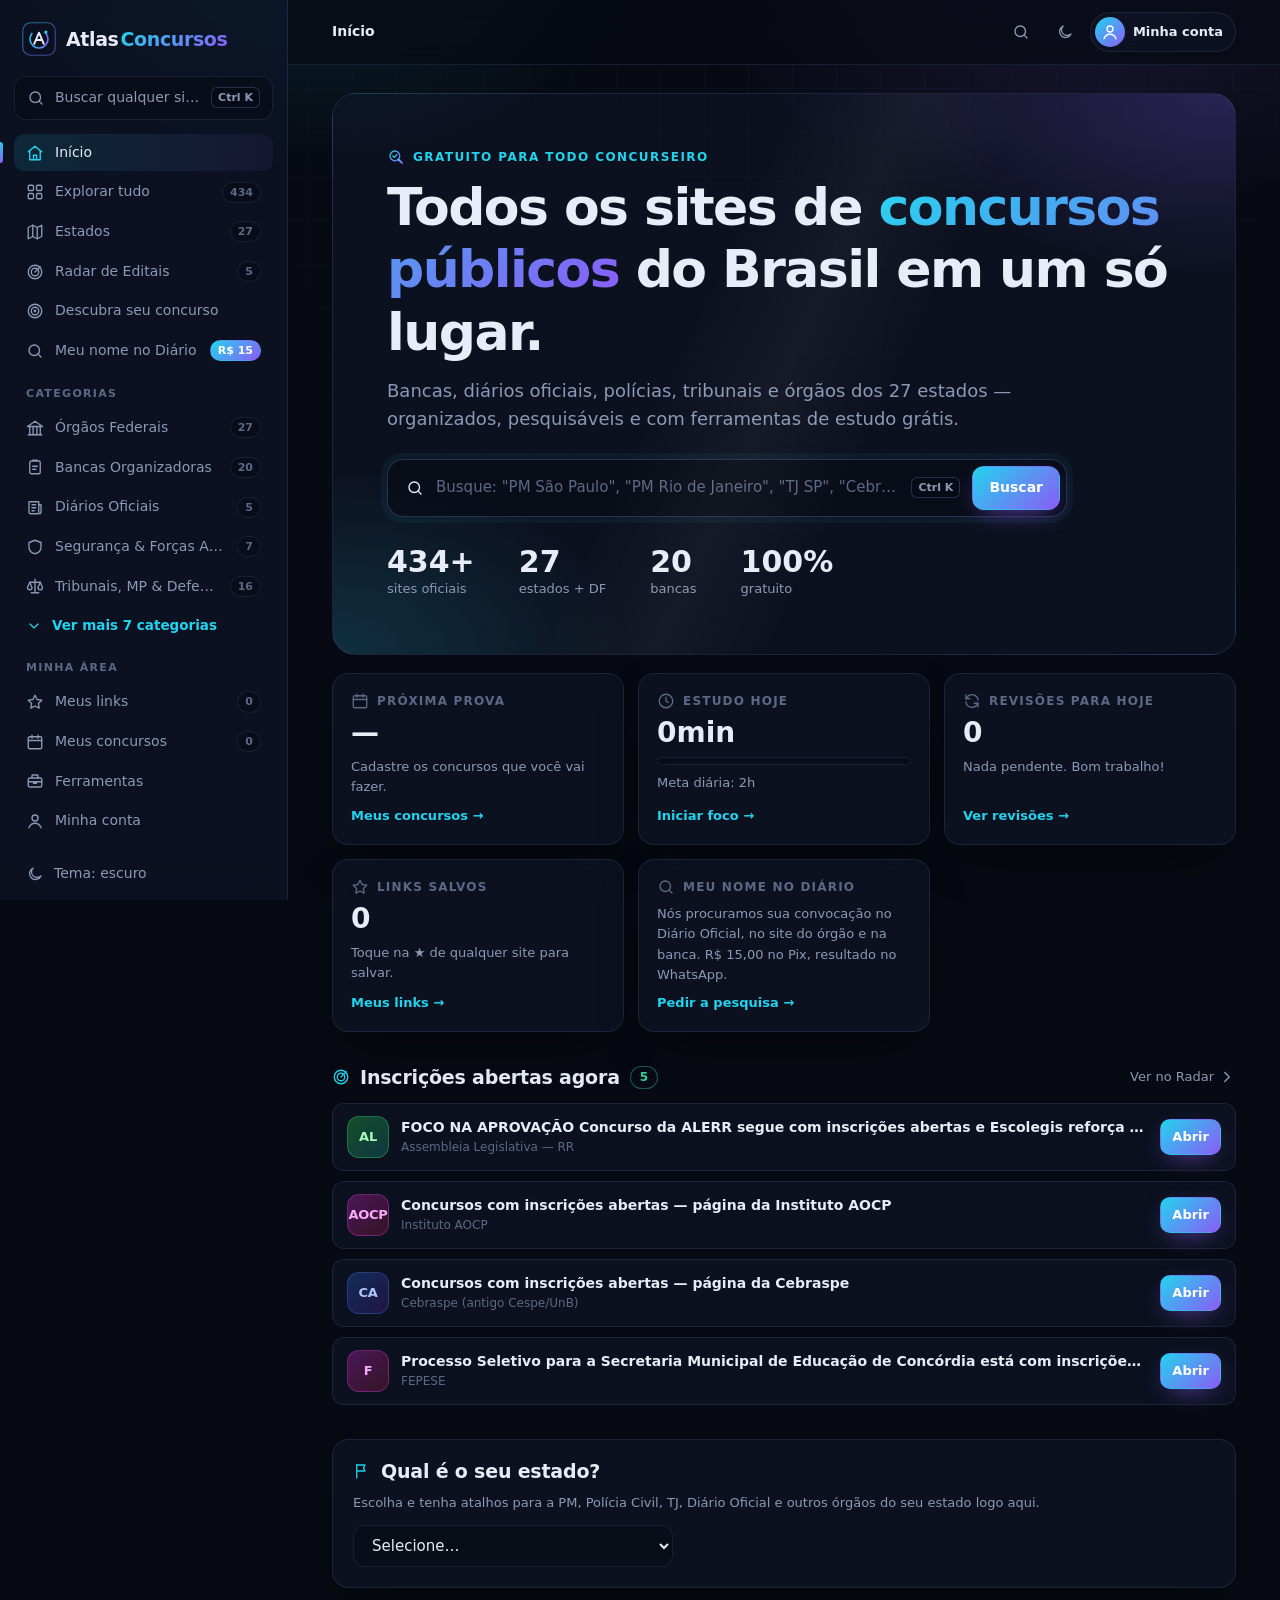
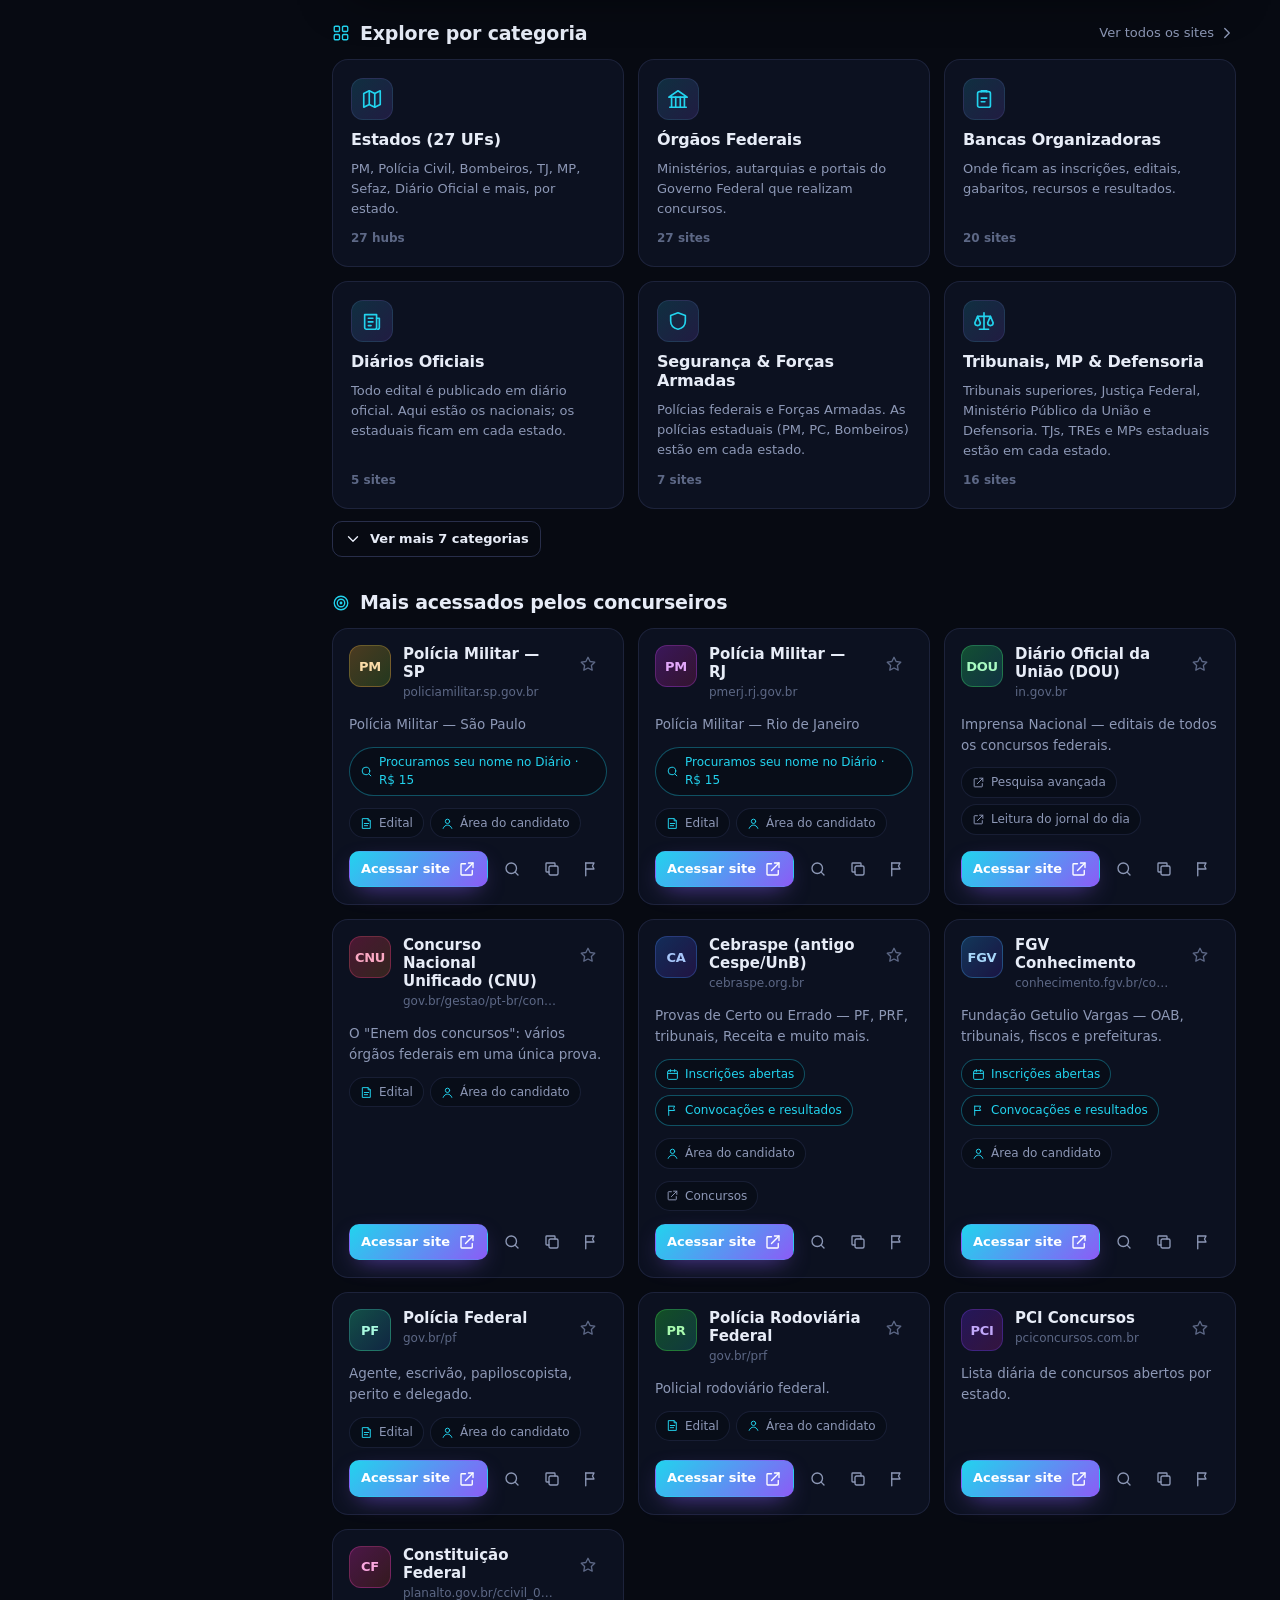
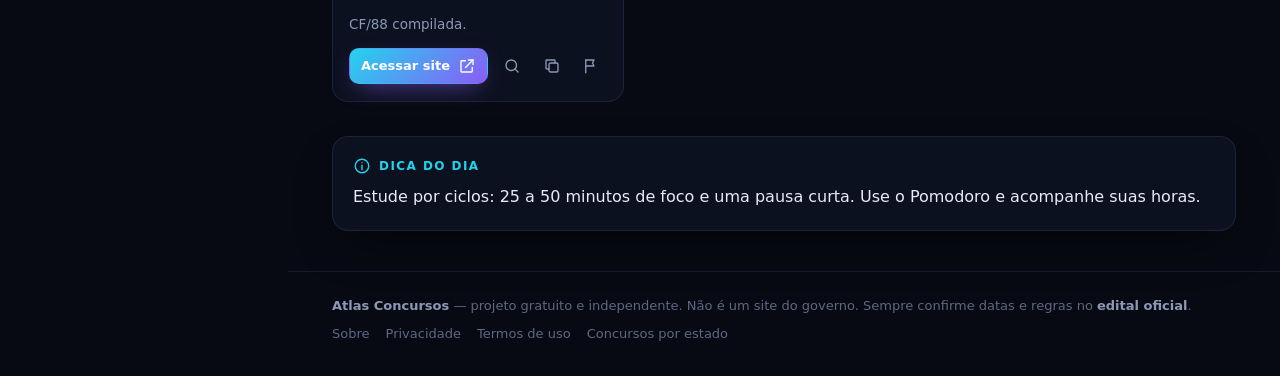
<file: index.html>
<!doctype html>
<html lang="pt-BR" data-theme="dark">
<head>
  <meta charset="utf-8">
  <meta http-equiv="Content-Security-Policy" content="default-src 'self'; script-src 'self' https://www.gstatic.com https://pagead2.googlesyndication.com https://*.googlesyndication.com https://*.google.com https://*.googletagservices.com https://*.doubleclick.net https://*.adtrafficquality.google https://fundingchoicesmessages.google.com; style-src 'self' 'unsafe-inline' https://fonts.googleapis.com; font-src 'self' data: https://fonts.gstatic.com; img-src 'self' data: https:; connect-src 'self' https://*.googleapis.com https://*.google.com https://*.googlesyndication.com https://*.doubleclick.net https://*.adtrafficquality.google https://*.firebaseio.com https://*.firebaseapp.com https://www.gstatic.com; frame-src https://*.googlesyndication.com https://*.doubleclick.net https://*.google.com https://*.firebaseapp.com https://*.adtrafficquality.google; object-src 'none'; base-uri 'self'; form-action 'self'; manifest-src 'self'; worker-src 'self'; upgrade-insecure-requests">
  <meta name="referrer" content="strict-origin-when-cross-origin">
  <meta name="viewport" content="width=device-width, initial-scale=1, viewport-fit=cover">
  <title>Atlas Concursos — todos os sites de concursos públicos do Brasil em um só lugar</title>
  <meta name="description" content="Portal gratuito que reúne os sites oficiais de concursos públicos do Brasil: bancas, diários oficiais, polícias, tribunais e órgãos dos 27 estados. Salve seus links, organize seus estudos e acompanhe suas provas.">
  <meta name="theme-color" content="#070a12">
  <link rel="canonical" href="./">
  <meta property="og:type" content="website">
  <meta property="og:site_name" content="Atlas Concursos">
  <meta property="og:locale" content="pt_BR">
  <meta property="og:title" content="Atlas Concursos — todos os sites de concursos do Brasil">
  <meta property="og:description" content="Inscrições abertas hoje, Diário Oficial, PM, Polícia Civil, tribunais e bancas dos 27 estados. Grátis.">
  <meta property="og:url" content="./">
  <meta property="og:image" content="assets/img/og.png">
  <meta property="og:image:width" content="1200">
  <meta property="og:image:height" content="630">
  <meta name="twitter:card" content="summary_large_image">
  <link rel="icon" href="assets/img/logo.svg" type="image/svg+xml">
  <link rel="apple-touch-icon" href="assets/img/icon-180.png">
  <script type="application/ld+json">{"@context":"https://schema.org","@type":"WebSite","name":"Atlas Concursos","description":"Todos os sites de concursos públicos do Brasil em um só lugar: bancas, diários oficiais, polícias e tribunais dos 27 estados.","inLanguage":"pt-BR"}</script>
  <link rel="manifest" href="manifest.webmanifest">
  <link rel="preconnect" href="https://fonts.googleapis.com">
  <link rel="preconnect" href="https://fonts.gstatic.com" crossorigin>
  <link href="https://fonts.googleapis.com/css2?family=Inter:wght@400;500;600;700&family=Space+Grotesk:wght@500;600;700&display=swap" rel="stylesheet">
  <link rel="stylesheet" href="assets/css/styles.css">
  <script src="assets/js/theme.js"></script>
</head>
<body>
  <div class="bg-grid" aria-hidden="true"></div>
  <div class="bg-glow" aria-hidden="true"></div>

  <a class="skip" href="#view">Pular para o conteúdo</a>

  <div class="shell">
    <!-- ===== Barra lateral ===== -->
    <aside class="sidebar" id="sidebar" aria-label="Navegação principal">
      <a class="brand" href="#/">
        <img src="assets/img/logo.svg" alt="" width="34" height="34">
        <span class="brand-text">Atlas<b>Concursos</b></span>
      </a>

      <button class="search-trigger" data-action="palette" type="button">
        <span data-icon="search"></span>
        <span>Buscar qualquer site…</span>
        <kbd>Ctrl K</kbd>
      </button>

      <nav class="nav" id="nav"></nav>

      <div class="sidebar-foot">
        <div class="ad-slot" data-slot="sidebar"></div>
        <button class="theme-toggle" data-action="theme" type="button">
          <span data-icon="moon" class="only-dark"></span>
          <span data-icon="sun" class="only-light"></span>
          <span class="only-dark">Tema: escuro</span>
          <span class="only-light">Tema: claro</span>
        </button>
      </div>
    </aside>
    <div class="scrim" data-action="close-nav"></div>

    <!-- ===== Conteúdo ===== -->
    <div class="main">
      <header class="topbar">
        <button class="icon-btn menu-btn" data-action="open-nav" type="button" aria-label="Abrir menu">
          <span data-icon="menu"></span>
        </button>
        <div class="crumbs" id="crumbs"></div>
        <div class="topbar-actions">
          <button class="icon-btn" data-action="palette" type="button" aria-label="Buscar"><span data-icon="search"></span></button>
          <button class="icon-btn hide-mobile" data-action="theme" type="button" aria-label="Alternar tema">
            <span data-icon="moon" class="only-dark"></span><span data-icon="sun" class="only-light"></span>
          </button>
          <a class="account-chip" href="#/conta" id="account-chip"></a>
        </div>
      </header>

      <main id="view" class="view" tabindex="-1"></main>

      <footer class="footer">
        <div class="ad-slot" data-slot="footer"></div>
        <p>
          <b>Atlas Concursos</b> — projeto gratuito e independente. Não é um site do governo.
          Sempre confirme datas e regras no <b>edital oficial</b>.
        </p>
        <p class="footer-links">
          <a href="#/sobre">Sobre</a>
          <a href="privacidade.html">Privacidade</a>
          <a href="termos.html">Termos de uso</a>
          <a href="estados/">Concursos por estado</a>
        </p>
      </footer>
    </div>
  </div>

  <!-- Barra inferior (celular) -->
  <nav class="tabbar" aria-label="Atalhos">
    <a href="#/" data-tab="home"><span data-icon="home"></span>Início</a>
    <a href="#/explorar" data-tab="explorar"><span data-icon="grid"></span>Explorar</a>
    <button data-action="palette" type="button"><span data-icon="search"></span>Buscar</button>
    <a href="#/meus-links" data-tab="meus-links"><span data-icon="star"></span>Salvos</a>
    <a href="#/ferramentas" data-tab="ferramentas"><span data-icon="toolbox"></span>Estudo</a>
  </nav>

  <!-- Busca global -->
  <div class="palette" id="palette" role="dialog" aria-modal="true" aria-label="Buscar" hidden>
    <div class="palette-box">
      <div class="palette-input">
        <span data-icon="search"></span>
        <input id="palette-input" type="search" autocomplete="off" spellcheck="false"
               placeholder="Ex.: polícia militar MG, diário oficial SP, Cebraspe, Lei 8.112…">
        <kbd>Esc</kbd>
      </div>
      <div class="palette-results" id="palette-results" role="listbox"></div>
      <div class="palette-foot"><span><kbd>↑</kbd><kbd>↓</kbd> navegar</span><span><kbd>Enter</kbd> abrir</span><span><kbd>Ctrl</kbd>+<kbd>Enter</kbd> salvar</span></div>
    </div>
  </div>

  <div class="toast" id="toast" role="status" aria-live="polite"></div>
  <div id="consent"></div>

  <script src="assets/js/config.js"></script>
  <script src="assets/js/data.js"></script>
  <script src="data/radar.js"></script>
  <script src="data/agenda.js"></script>
  <script src="assets/js/app.js"></script>
  <script src="assets/js/servicos.js"></script>
  <script src="assets/js/tools.js"></script>
  <script src="assets/js/features.js"></script>
  <script src="assets/js/finder.js"></script>
  <script src="assets/js/agenda.js"></script>
  <script src="assets/js/radar-rules.js"></script>
  <script src="assets/js/radar.js"></script>
  <script src="assets/js/vendor/qrcode.js"></script>
  <script src="assets/js/monetize.js"></script>
  <script src="assets/js/cloud.js"></script>
</body>
</html>
</file>
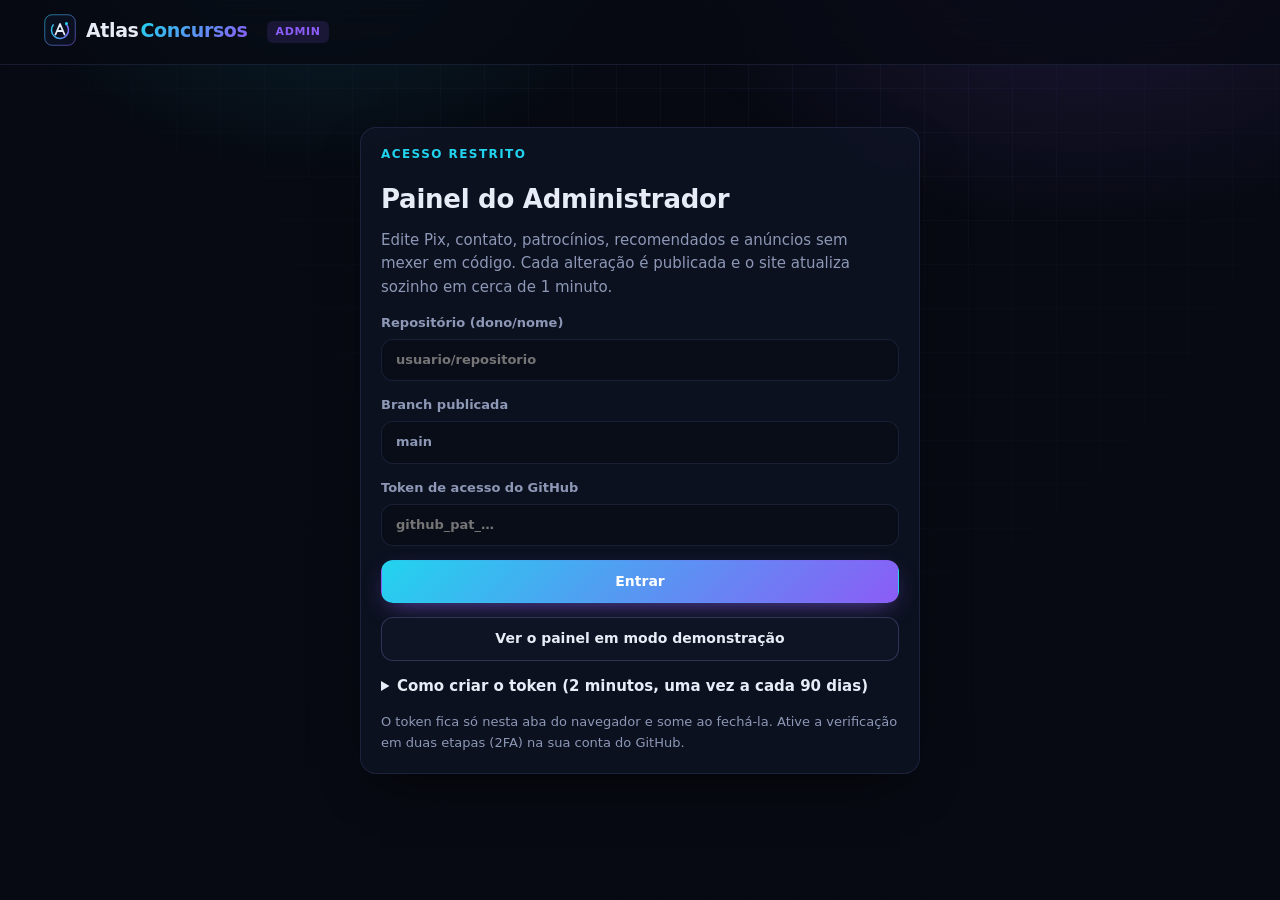
<file: admin.html>
<!doctype html>
<html lang="pt-BR" data-theme="dark">
<head>
  <meta charset="utf-8">
  <meta http-equiv="Content-Security-Policy" content="default-src 'self'; script-src 'self' https://www.gstatic.com; style-src 'self' 'unsafe-inline' https://fonts.googleapis.com; font-src 'self' data: https://fonts.gstatic.com; img-src 'self' data: https:; connect-src 'self' https://api.github.com https://*.googleapis.com https://*.firebaseio.com https://www.gstatic.com; frame-src https://*.firebaseapp.com; object-src 'none'; base-uri 'self'; form-action 'self'; upgrade-insecure-requests">
  <meta name="referrer" content="no-referrer">
  <meta name="robots" content="noindex, nofollow">
  <meta name="viewport" content="width=device-width, initial-scale=1, viewport-fit=cover">
  <title>Painel do Administrador · Atlas Concursos</title>
  <link rel="icon" href="assets/img/logo.svg" type="image/svg+xml">
  <link rel="preconnect" href="https://fonts.googleapis.com">
  <link rel="preconnect" href="https://fonts.gstatic.com" crossorigin>
  <link href="https://fonts.googleapis.com/css2?family=Inter:wght@400;500;600;700&family=Space+Grotesk:wght@500;600;700&display=swap" rel="stylesheet">
  <link rel="stylesheet" href="assets/css/styles.css">
  <link rel="stylesheet" href="assets/css/admin.css">
  <script src="assets/js/theme.js"></script>
</head>
<body>
  <div class="bg-grid" aria-hidden="true"></div>
  <div class="bg-glow" aria-hidden="true"></div>

  <header class="adm-top">
    <a class="brand" href="./"><img src="assets/img/logo.svg" alt="" width="32" height="32"><span class="brand-text">Atlas<b>Concursos</b></span></a>
    <span class="tag">Admin</span>
    <div class="adm-top-actions">
      <span id="adm-dirty" class="badge warn" hidden>Alterações não publicadas</span>
      <button class="btn btn-primary btn-sm" id="adm-save" hidden>Salvar e publicar</button>
      <button class="btn btn-sm btn-ghost" id="adm-logout" hidden>Sair</button>
    </div>
  </header>

  <main class="adm-main" id="adm"></main>

  <div class="toast" id="toast" role="status" aria-live="polite"></div>

  <script src="assets/js/config.js"></script>
  <script src="assets/js/data.js"></script>
  <script src="assets/js/marcas.js"></script>
  <script src="data/radar.js"></script>
  <script src="data/agenda.js"></script>
  <script src="assets/js/vendor/qrcode.js"></script>
  <script src="assets/js/admin.js"></script>
</body>
</html>
</file>
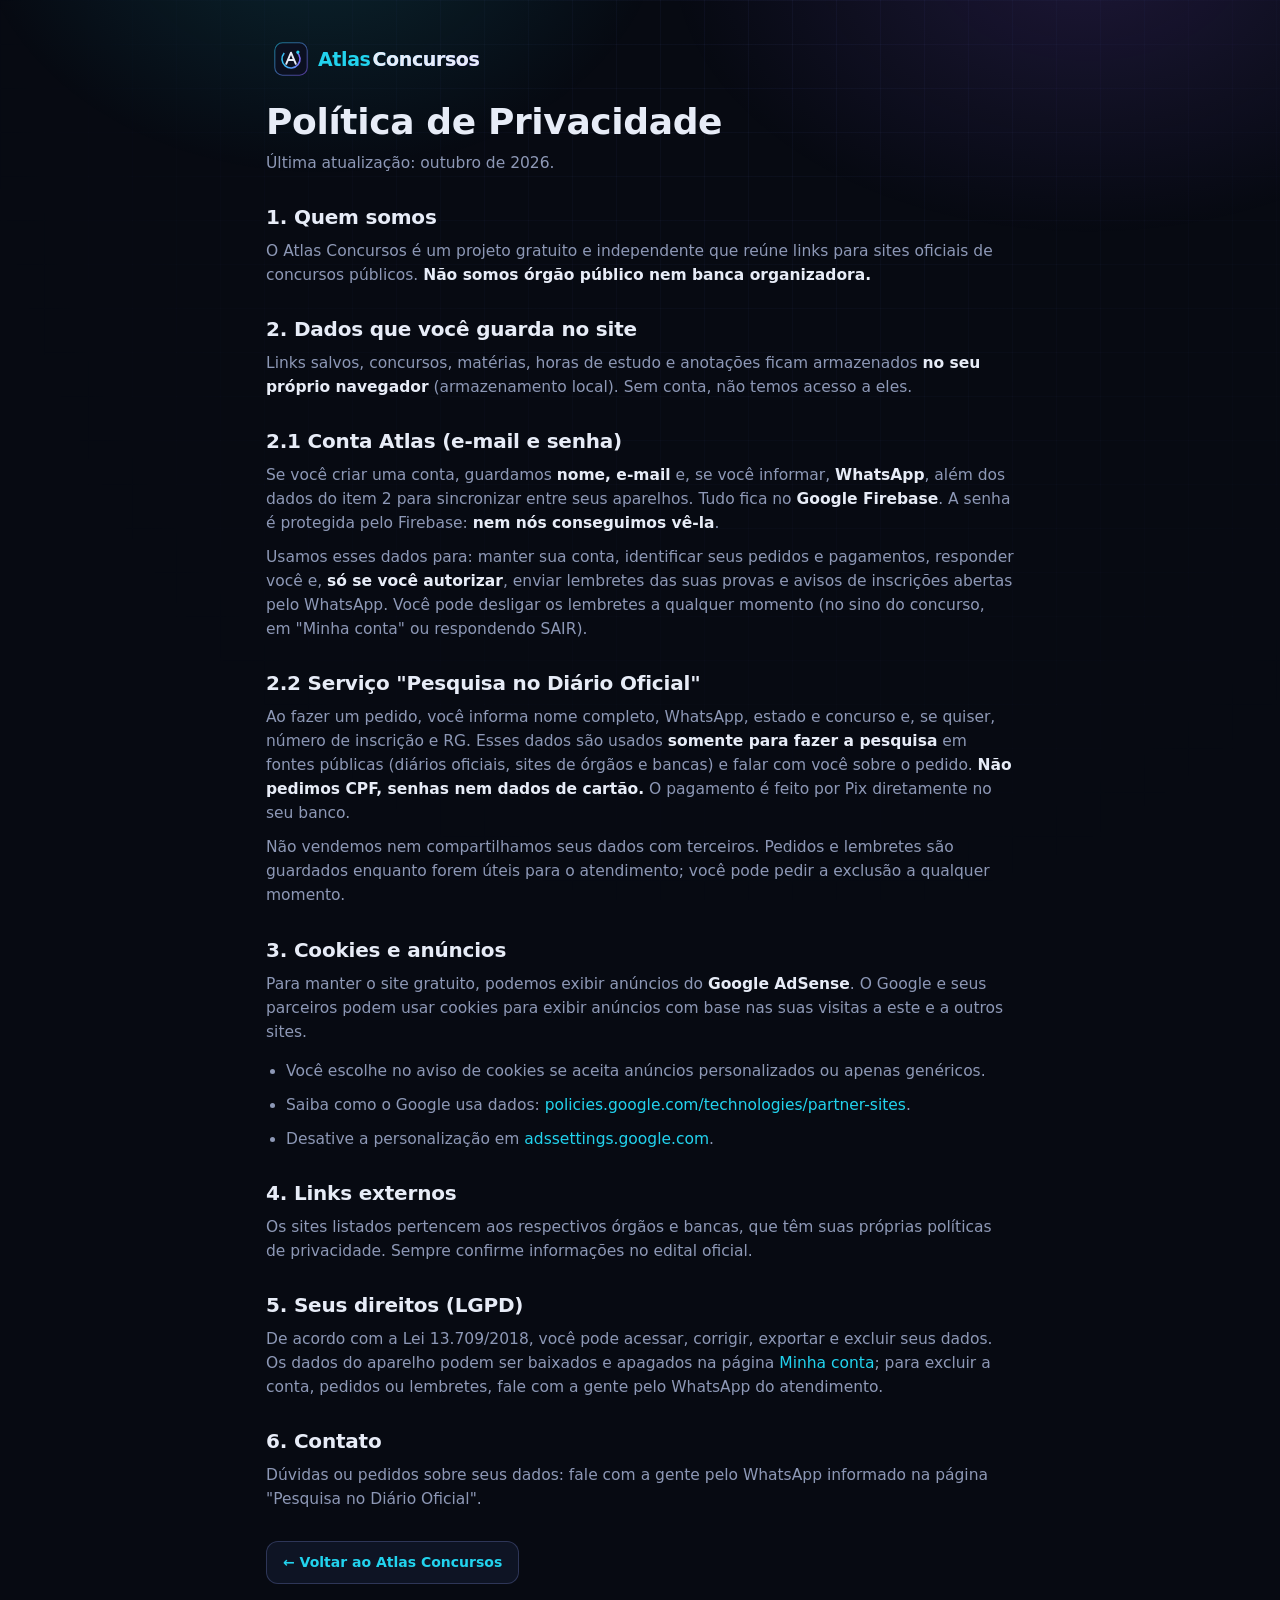
<file: privacidade.html>
<!doctype html>
<html lang="pt-BR" data-theme="dark">
<head>
  <meta charset="utf-8">
  <meta http-equiv="Content-Security-Policy" content="default-src 'self'; script-src 'self' https://www.gstatic.com https://pagead2.googlesyndication.com https://*.googlesyndication.com https://*.google.com https://*.googletagservices.com https://*.doubleclick.net https://*.adtrafficquality.google https://fundingchoicesmessages.google.com; style-src 'self' 'unsafe-inline' https://fonts.googleapis.com; font-src 'self' data: https://fonts.gstatic.com; img-src 'self' data: https:; connect-src 'self' https://*.googleapis.com https://*.google.com https://*.googlesyndication.com https://*.doubleclick.net https://*.adtrafficquality.google https://*.firebaseio.com https://*.firebaseapp.com https://www.gstatic.com; frame-src https://*.googlesyndication.com https://*.doubleclick.net https://*.google.com https://*.firebaseapp.com https://*.adtrafficquality.google; object-src 'none'; base-uri 'self'; form-action 'self'; manifest-src 'self'; worker-src 'self'; upgrade-insecure-requests">
  <meta name="referrer" content="strict-origin-when-cross-origin">
  <meta name="viewport" content="width=device-width, initial-scale=1">
  <title>Política de Privacidade · Atlas Concursos</title>
  <meta name="description" content="Como o Atlas Concursos trata seus dados, cookies e anúncios.">
  <link rel="icon" href="assets/img/logo.svg" type="image/svg+xml">
  <link rel="preconnect" href="https://fonts.googleapis.com">
  <link rel="preconnect" href="https://fonts.gstatic.com" crossorigin>
  <link href="https://fonts.googleapis.com/css2?family=Inter:wght@400;500;600;700&family=Space+Grotesk:wght@500;600;700&display=swap" rel="stylesheet">
  <link rel="stylesheet" href="assets/css/styles.css">
  <script src="assets/js/theme.js"></script>
  <style>
    .doc { max-width: 780px; margin: 0 auto; padding: 40px 16px 80px; position: relative; z-index: 1; }
    .doc h1 { font-size: clamp(26px, 4vw, 36px); margin: 18px 0 8px; }
    .doc h2 { font-size: 20px; margin: 30px 0 10px; }
    .doc p, .doc li { color: var(--muted); font-size: 15.5px; margin: 0 0 10px; }
    .doc b { color: var(--text); }
    .doc a { color: var(--c1); }
    .doc ul { padding-left: 20px; }
  </style>
</head>
<body>
  <div class="bg-grid" aria-hidden="true"></div>
  <div class="bg-glow" aria-hidden="true"></div>
  <main class="doc">
    <a class="brand" href="./"><img src="assets/img/logo.svg" alt="" width="34" height="34"><span class="brand-text">Atlas<b>Concursos</b></span></a>
    <h1>Política de Privacidade</h1>
    <p>Última atualização: outubro de 2026.</p>

    <h2>1. Quem somos</h2>
    <p>O Atlas Concursos é um projeto gratuito e independente que reúne links para sites oficiais de concursos públicos. <b>Não somos órgão público nem banca organizadora.</b></p>

    <h2>2. Dados que você guarda no site</h2>
    <p>Links salvos, concursos, matérias, horas de estudo e anotações ficam armazenados <b>no seu próprio navegador</b> (armazenamento local). Sem conta, não temos acesso a eles.</p>

    <h2>2.1 Conta Atlas (e-mail e senha)</h2>
    <p>Se você criar uma conta, guardamos <b>nome, e-mail</b> e, se você informar, <b>WhatsApp</b>, além dos dados do item 2 para sincronizar entre seus aparelhos. Tudo fica no <b>Google Firebase</b>. A senha é protegida pelo Firebase: <b>nem nós conseguimos vê-la</b>.</p>
    <p>Usamos esses dados para: manter sua conta, identificar seus pedidos e pagamentos, responder você e, <b>só se você autorizar</b>, enviar lembretes das suas provas e avisos de inscrições abertas pelo WhatsApp. Você pode desligar os lembretes a qualquer momento (no sino do concurso, em "Minha conta" ou respondendo SAIR).</p>

    <h2>2.2 Serviço "Pesquisa no Diário Oficial"</h2>
    <p>Ao fazer um pedido, você informa nome completo, WhatsApp, estado e concurso e, se quiser, número de inscrição e RG. Esses dados são usados <b>somente para fazer a pesquisa</b> em fontes públicas (diários oficiais, sites de órgãos e bancas) e falar com você sobre o pedido. <b>Não pedimos CPF, senhas nem dados de cartão.</b> O pagamento é feito por Pix diretamente no seu banco.</p>
    <p>Não vendemos nem compartilhamos seus dados com terceiros. Pedidos e lembretes são guardados enquanto forem úteis para o atendimento; você pode pedir a exclusão a qualquer momento.</p>

    <h2>3. Cookies e anúncios</h2>
    <p>Para manter o site gratuito, podemos exibir anúncios do <b>Google AdSense</b>. O Google e seus parceiros podem usar cookies para exibir anúncios com base nas suas visitas a este e a outros sites.</p>
    <ul>
      <li>Você escolhe no aviso de cookies se aceita anúncios personalizados ou apenas genéricos.</li>
      <li>Saiba como o Google usa dados: <a href="https://policies.google.com/technologies/partner-sites" target="_blank" rel="noopener">policies.google.com/technologies/partner-sites</a>.</li>
      <li>Desative a personalização em <a href="https://adssettings.google.com" target="_blank" rel="noopener">adssettings.google.com</a>.</li>
    </ul>

    <h2>4. Links externos</h2>
    <p>Os sites listados pertencem aos respectivos órgãos e bancas, que têm suas próprias políticas de privacidade. Sempre confirme informações no edital oficial.</p>

    <h2>5. Seus direitos (LGPD)</h2>
    <p>De acordo com a Lei 13.709/2018, você pode acessar, corrigir, exportar e excluir seus dados. Os dados do aparelho podem ser baixados e apagados na página <a href="./#/conta">Minha conta</a>; para excluir a conta, pedidos ou lembretes, fale com a gente pelo WhatsApp do atendimento.</p>

    <h2>6. Contato</h2>
    <p>Dúvidas ou pedidos sobre seus dados: fale com a gente pelo WhatsApp informado na página "Pesquisa no Diário Oficial".</p>

    <p style="margin-top:30px"><a class="btn" href="./">← Voltar ao Atlas Concursos</a></p>
  </main>
</body>
</html>
</file>
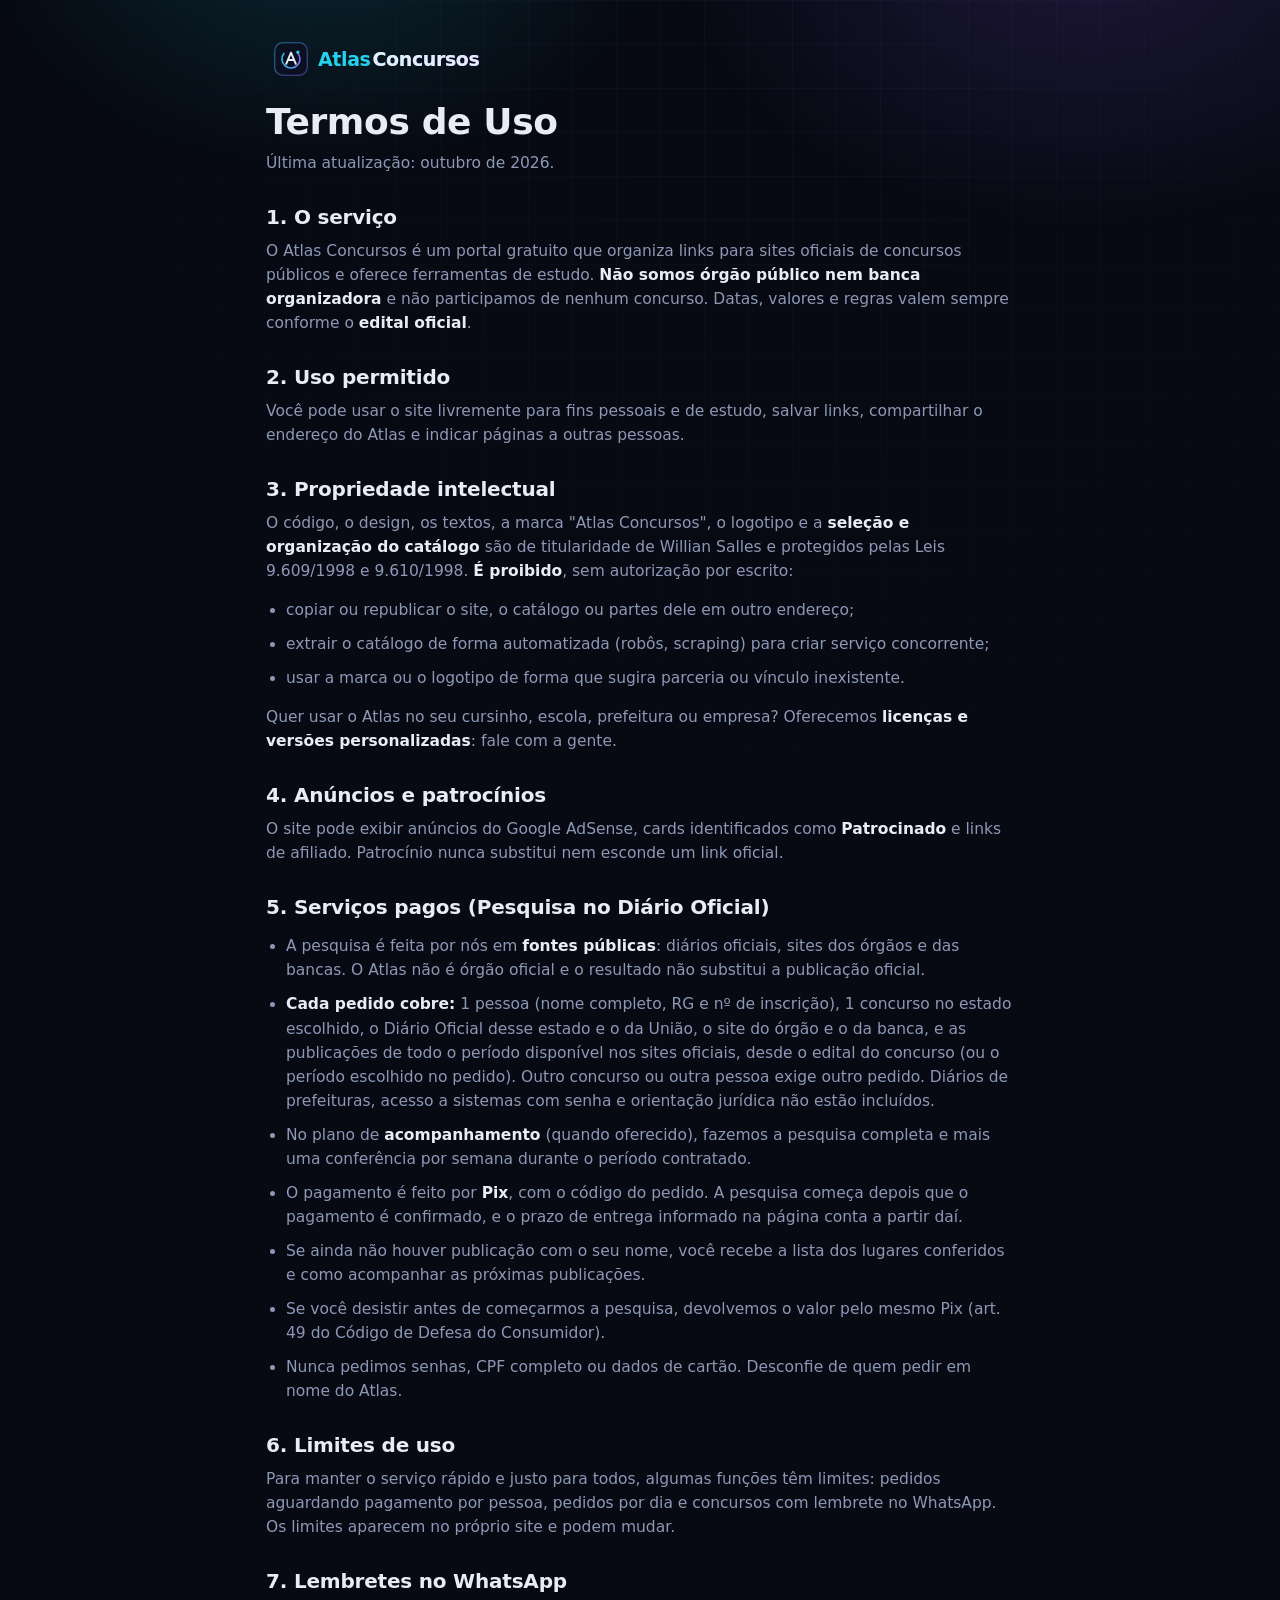
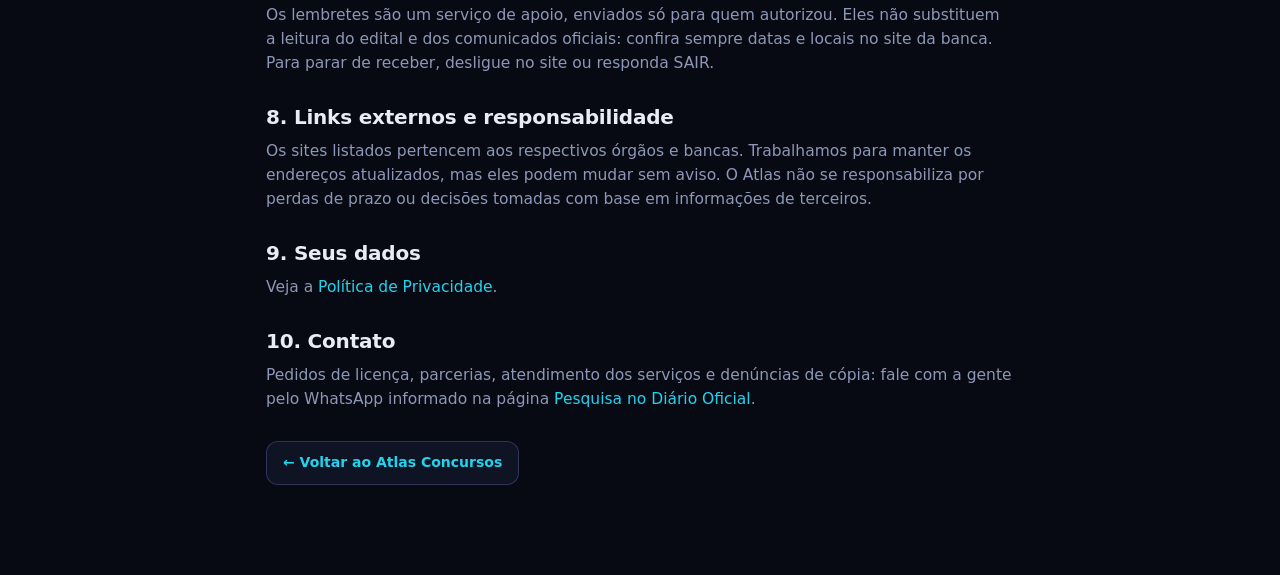
<file: termos.html>
<!doctype html>
<html lang="pt-BR" data-theme="dark">
<head>
  <meta charset="utf-8">
  <meta http-equiv="Content-Security-Policy" content="default-src 'self'; script-src 'self' https://www.gstatic.com https://pagead2.googlesyndication.com https://*.googlesyndication.com https://*.google.com https://*.googletagservices.com https://*.doubleclick.net https://*.adtrafficquality.google https://fundingchoicesmessages.google.com; style-src 'self' 'unsafe-inline' https://fonts.googleapis.com; font-src 'self' data: https://fonts.gstatic.com; img-src 'self' data: https:; connect-src 'self' https://*.googleapis.com https://*.google.com https://*.googlesyndication.com https://*.doubleclick.net https://*.adtrafficquality.google https://*.firebaseio.com https://*.firebaseapp.com https://www.gstatic.com; frame-src https://*.googlesyndication.com https://*.doubleclick.net https://*.google.com https://*.firebaseapp.com https://*.adtrafficquality.google; object-src 'none'; base-uri 'self'; form-action 'self'; manifest-src 'self'; worker-src 'self'; upgrade-insecure-requests">
  <meta name="referrer" content="strict-origin-when-cross-origin">
  <meta name="viewport" content="width=device-width, initial-scale=1">
  <title>Termos de Uso · Atlas Concursos</title>
  <meta name="description" content="Regras de uso do Atlas Concursos.">
  <link rel="icon" href="assets/img/logo.svg" type="image/svg+xml">
  <link rel="preconnect" href="https://fonts.googleapis.com">
  <link rel="preconnect" href="https://fonts.gstatic.com" crossorigin>
  <link href="https://fonts.googleapis.com/css2?family=Inter:wght@400;500;600;700&family=Space+Grotesk:wght@500;600;700&display=swap" rel="stylesheet">
  <link rel="stylesheet" href="assets/css/styles.css">
  <script src="assets/js/theme.js"></script>
  <style>
    .doc { max-width: 780px; margin: 0 auto; padding: 40px 16px 80px; position: relative; z-index: 1; }
    .doc h1 { font-size: clamp(26px, 4vw, 36px); margin: 18px 0 8px; }
    .doc h2 { font-size: 20px; margin: 30px 0 10px; }
    .doc p, .doc li { color: var(--muted); font-size: 15.5px; margin: 0 0 10px; }
    .doc b { color: var(--text); }
    .doc a { color: var(--c1); }
    .doc ul { padding-left: 20px; }
  </style>
</head>
<body>
  <div class="bg-grid" aria-hidden="true"></div>
  <div class="bg-glow" aria-hidden="true"></div>
  <main class="doc">
    <a class="brand" href="./"><img src="assets/img/logo.svg" alt="" width="34" height="34"><span class="brand-text">Atlas<b>Concursos</b></span></a>
    <h1>Termos de Uso</h1>
    <p>Última atualização: outubro de 2026.</p>

    <h2>1. O serviço</h2>
    <p>O Atlas Concursos é um portal gratuito que organiza links para sites oficiais de concursos públicos e oferece ferramentas de estudo. <b>Não somos órgão público nem banca organizadora</b> e não participamos de nenhum concurso. Datas, valores e regras valem sempre conforme o <b>edital oficial</b>.</p>

    <h2>2. Uso permitido</h2>
    <p>Você pode usar o site livremente para fins pessoais e de estudo, salvar links, compartilhar o endereço do Atlas e indicar páginas a outras pessoas.</p>

    <h2>3. Propriedade intelectual</h2>
    <p>O código, o design, os textos, a marca "Atlas Concursos", o logotipo e a <b>seleção e organização do catálogo</b> são de titularidade de Willian Salles e protegidos pelas Leis 9.609/1998 e 9.610/1998. <b>É proibido</b>, sem autorização por escrito:</p>
    <ul>
      <li>copiar ou republicar o site, o catálogo ou partes dele em outro endereço;</li>
      <li>extrair o catálogo de forma automatizada (robôs, scraping) para criar serviço concorrente;</li>
      <li>usar a marca ou o logotipo de forma que sugira parceria ou vínculo inexistente.</li>
    </ul>
    <p>Quer usar o Atlas no seu cursinho, escola, prefeitura ou empresa? Oferecemos <b>licenças e versões personalizadas</b>: fale com a gente.</p>

    <h2>4. Anúncios e patrocínios</h2>
    <p>O site pode exibir anúncios do Google AdSense, cards identificados como <b>Patrocinado</b> e links de afiliado. Patrocínio nunca substitui nem esconde um link oficial.</p>

    <h2>5. Serviços pagos (Pesquisa no Diário Oficial)</h2>
    <ul>
      <li>A pesquisa é feita por nós em <b>fontes públicas</b>: diários oficiais, sites dos órgãos e das bancas. O Atlas não é órgão oficial e o resultado não substitui a publicação oficial.</li>
      <li><b>Cada pedido cobre:</b> 1 pessoa (nome completo, RG e nº de inscrição), 1 concurso no estado escolhido, o Diário Oficial desse estado e o da União, o site do órgão e o da banca, e as publicações de todo o período disponível nos sites oficiais, desde o edital do concurso (ou o período escolhido no pedido). Outro concurso ou outra pessoa exige outro pedido. Diários de prefeituras, acesso a sistemas com senha e orientação jurídica não estão incluídos.</li>
      <li>No plano de <b>acompanhamento</b> (quando oferecido), fazemos a pesquisa completa e mais uma conferência por semana durante o período contratado.</li>
      <li>O pagamento é feito por <b>Pix</b>, com o código do pedido. A pesquisa começa depois que o pagamento é confirmado, e o prazo de entrega informado na página conta a partir daí.</li>
      <li>Se ainda não houver publicação com o seu nome, você recebe a lista dos lugares conferidos e como acompanhar as próximas publicações.</li>
      <li>Se você desistir antes de começarmos a pesquisa, devolvemos o valor pelo mesmo Pix (art. 49 do Código de Defesa do Consumidor).</li>
      <li>Nunca pedimos senhas, CPF completo ou dados de cartão. Desconfie de quem pedir em nome do Atlas.</li>
    </ul>

    <h2>6. Limites de uso</h2>
    <p>Para manter o serviço rápido e justo para todos, algumas funções têm limites: pedidos aguardando pagamento por pessoa, pedidos por dia e concursos com lembrete no WhatsApp. Os limites aparecem no próprio site e podem mudar.</p>

    <h2>7. Lembretes no WhatsApp</h2>
    <p>Os lembretes são um serviço de apoio, enviados só para quem autorizou. Eles não substituem a leitura do edital e dos comunicados oficiais: confira sempre datas e locais no site da banca. Para parar de receber, desligue no site ou responda SAIR.</p>

    <h2>8. Links externos e responsabilidade</h2>
    <p>Os sites listados pertencem aos respectivos órgãos e bancas. Trabalhamos para manter os endereços atualizados, mas eles podem mudar sem aviso. O Atlas não se responsabiliza por perdas de prazo ou decisões tomadas com base em informações de terceiros.</p>

    <h2>9. Seus dados</h2>
    <p>Veja a <a href="privacidade.html">Política de Privacidade</a>.</p>

    <h2>10. Contato</h2>
    <p>Pedidos de licença, parcerias, atendimento dos serviços e denúncias de cópia: fale com a gente pelo WhatsApp informado na página <a href="./#/pesquisa-diario">Pesquisa no Diário Oficial</a>.</p>

    <p style="margin-top:30px"><a class="btn" href="./">← Voltar ao Atlas Concursos</a></p>
  </main>
</body>
</html>
</file>
<file: assets/css/styles.css>
/* =========================================================
   Atlas Concursos — estilos
   ========================================================= */

:root {
  --font: 'Inter', system-ui, -apple-system, 'Segoe UI', Roboto, sans-serif;
  --font-display: 'Space Grotesk', var(--font);
  --radius: 16px;
  --radius-sm: 10px;
  --sidebar-w: 288px;
  --ease: cubic-bezier(.2, .8, .2, 1);

  --c1: #22d3ee;
  --c2: #8b5cf6;
  --c3: #34d399;
  --warn: #fbbf24;
  --danger: #f87171;
  --grad: linear-gradient(135deg, var(--c1), var(--c2));
}

:root[data-theme="dark"] {
  color-scheme: dark;
  --bg: #070a12;
  --bg-2: #0b1020;
  --panel: rgba(16, 22, 40, .66);
  --panel-solid: #0e1424;
  --panel-hover: rgba(26, 34, 60, .8);
  --border: rgba(148, 163, 255, .12);
  --border-strong: rgba(148, 163, 255, .24);
  --text: #e7ecf7;
  --muted: #8d98b6;
  --faint: #5d6886;
  --input: rgba(8, 12, 24, .7);
  --shadow: 0 20px 50px -20px rgba(0, 0, 0, .7);
  --grid-line: rgba(120, 140, 255, .05);
  --glow-1: rgba(34, 211, 238, .14);
  --glow-2: rgba(139, 92, 246, .16);
}

:root[data-theme="light"] {
  color-scheme: light;
  --bg: #f4f6fb;
  --bg-2: #ffffff;
  --panel: rgba(255, 255, 255, .78);
  --panel-solid: #ffffff;
  --panel-hover: rgba(255, 255, 255, .98);
  --border: rgba(15, 23, 42, .09);
  --border-strong: rgba(15, 23, 42, .18);
  --text: #0d1326;
  --muted: #56617e;
  --faint: #8a93ab;
  --input: #ffffff;
  --shadow: 0 18px 40px -22px rgba(30, 41, 80, .35);
  --grid-line: rgba(60, 80, 160, .05);
  --glow-1: rgba(34, 211, 238, .16);
  --glow-2: rgba(139, 92, 246, .12);
  --c1: #0891b2;
  --c2: #7c3aed;
  --c3: #059669;
}

* { box-sizing: border-box; }
[hidden] { display: none !important; }
html { -webkit-text-size-adjust: 100%; }
body {
  margin: 0;
  font: 15px/1.55 var(--font);
  color: var(--text);
  background: var(--bg);
  min-height: 100vh;
  overflow-x: hidden;
}
img, svg { display: block; }
a { color: inherit; text-decoration: none; }
button, input, select, textarea { font: inherit; color: inherit; }
button { cursor: pointer; background: none; border: 0; padding: 0; }
h1, h2, h3, h4 { font-family: var(--font-display); margin: 0; line-height: 1.2; letter-spacing: -.01em; }
p { margin: 0; }
kbd {
  font: 600 11px/1 var(--font);
  padding: 4px 6px;
  border-radius: 6px;
  border: 1px solid var(--border-strong);
  color: var(--muted);
  background: var(--input);
}
::selection { background: rgba(139, 92, 246, .35); }
:focus-visible { outline: 2px solid var(--c1); outline-offset: 2px; border-radius: 6px; }

.skip { position: absolute; left: -999px; top: 8px; z-index: 100; padding: 8px 12px; background: var(--panel-solid); border-radius: 8px; }
.skip:focus { left: 8px; }

/* ---------- Fundo ---------- */
.bg-grid, .bg-glow { position: fixed; inset: 0; pointer-events: none; z-index: 0; }
.bg-grid {
  background-image:
    linear-gradient(var(--grid-line) 1px, transparent 1px),
    linear-gradient(90deg, var(--grid-line) 1px, transparent 1px);
  background-size: 44px 44px;
  mask-image: radial-gradient(ellipse at 60% 0%, #000 0%, transparent 75%);
}
.bg-glow {
  background:
    radial-gradient(600px 400px at 85% -5%, var(--glow-2), transparent 70%),
    radial-gradient(500px 380px at 25% -10%, var(--glow-1), transparent 70%);
}

/* ---------- Ícones ---------- */
.i { width: 18px; height: 18px; flex: none; fill: none; stroke: currentColor; stroke-width: 1.8; stroke-linecap: round; stroke-linejoin: round; }
.i-lg { width: 22px; height: 22px; }

/* ---------- Layout ---------- */
.shell { position: relative; z-index: 1; display: flex; min-height: 100vh; }
.main { flex: 1; min-width: 0; display: flex; flex-direction: column; }
.view { flex: 1; padding: 28px clamp(16px, 3.5vw, 44px) 40px; outline: none; max-width: 1400px; width: 100%; margin: 0 auto; }

/* ---------- Sidebar ---------- */
.sidebar {
  position: sticky; top: 0; height: 100vh;
  width: var(--sidebar-w); flex: none;
  display: flex; flex-direction: column; gap: 14px;
  padding: 20px 14px 14px;
  background: var(--panel);
  backdrop-filter: blur(18px) saturate(140%);
  -webkit-backdrop-filter: blur(18px) saturate(140%);
  border-right: 1px solid var(--border);
  overflow-y: auto;
  scrollbar-width: thin;
}
.brand { display: flex; align-items: center; gap: 10px; padding: 2px 8px 6px; }
.brand-text { font: 600 19px/1 var(--font-display); letter-spacing: -.02em; }
.brand-text b { background: var(--grad); -webkit-background-clip: text; background-clip: text; color: transparent; margin-left: 2px; }

.search-trigger {
  display: flex; align-items: center; gap: 10px; width: 100%;
  padding: 10px 12px; border-radius: 12px;
  background: var(--input); border: 1px solid var(--border);
  color: var(--muted); font-size: 14px; text-align: left;
  transition: border-color .2s var(--ease);
}
.search-trigger:hover { border-color: var(--border-strong); }
.search-trigger span:nth-child(2) { flex: 1; }

.nav { display: flex; flex-direction: column; gap: 2px; }
.nav-label { font: 600 11px/1 var(--font); text-transform: uppercase; letter-spacing: .12em; color: var(--faint); padding: 16px 12px 8px; }
.nav a {
  display: flex; align-items: center; gap: 11px;
  padding: 8px 12px; border-radius: 10px;
  color: var(--muted); font-weight: 500; font-size: 14px;
  position: relative; transition: background .15s, color .15s;
}
.nav a:hover { background: var(--panel-hover); color: var(--text); }
.nav a.active { color: var(--text); background: linear-gradient(90deg, rgba(34, 211, 238, .12), rgba(139, 92, 246, .08)); }
.nav a.active::before { content: ''; position: absolute; left: -14px; top: 8px; bottom: 8px; width: 3px; border-radius: 0 3px 3px 0; background: var(--grad); }
.nav a.active .i { color: var(--c1); }
.nav .count { margin-left: auto; font-size: 11px; font-weight: 600; color: var(--faint); background: var(--input); border: 1px solid var(--border); padding: 1px 7px; border-radius: 99px; }
.nav .count.paid { color: #fff; background: var(--grad); border-color: transparent; font-weight: 700; white-space: nowrap; flex-shrink: 0; }
.sidebar-foot { margin-top: auto; display: flex; flex-direction: column; gap: 10px; }
.theme-toggle { display: flex; align-items: center; gap: 10px; padding: 9px 12px; border-radius: 10px; color: var(--muted); font-size: 14px; }
.theme-toggle:hover { background: var(--panel-hover); color: var(--text); }
[data-theme="dark"] .only-light, [data-theme="light"] .only-dark { display: none !important; }

/* ---------- Topbar ---------- */
.topbar {
  position: sticky; top: 0; z-index: 20;
  display: flex; align-items: center; gap: 12px;
  padding: 12px clamp(16px, 3.5vw, 44px);
  background: color-mix(in srgb, var(--bg) 72%, transparent);
  backdrop-filter: blur(14px);
  -webkit-backdrop-filter: blur(14px);
  border-bottom: 1px solid var(--border);
}
.crumbs { display: flex; align-items: center; gap: 8px; font-size: 14px; color: var(--muted); min-width: 0; flex: 1; }
.crumbs a:hover { color: var(--text); }
.crumbs b { color: var(--text); font-weight: 600; white-space: nowrap; overflow: hidden; text-overflow: ellipsis; }
.crumbs .sep { opacity: .5; }
.topbar-actions { display: flex; align-items: center; gap: 6px; }
.icon-btn {
  display: inline-grid; place-items: center;
  width: 38px; height: 38px; border-radius: 10px;
  color: var(--muted); border: 1px solid transparent;
  transition: background .15s, color .15s, border-color .15s;
}
.icon-btn:hover { background: var(--panel-hover); color: var(--text); border-color: var(--border); }
.menu-btn { display: none; }
.account-chip {
  display: flex; align-items: center; gap: 8px;
  padding: 4px 12px 4px 4px; border-radius: 99px;
  border: 1px solid var(--border); background: var(--panel);
  font-size: 13px; font-weight: 600;
}
.account-chip:hover { border-color: var(--border-strong); }
.avatar {
  width: 30px; height: 30px; border-radius: 50%;
  display: grid; place-items: center;
  font: 700 12px/1 var(--font-display); color: #fff;
  background: var(--grad); overflow: hidden;
}
.avatar img { width: 100%; height: 100%; object-fit: cover; }

/* ---------- Tipografia de página ---------- */
.page-head { display: flex; align-items: flex-end; justify-content: space-between; gap: 16px; flex-wrap: wrap; margin-bottom: 22px; }
.page-head h1 { font-size: clamp(24px, 3vw, 32px); }
.page-head p { color: var(--muted); margin-top: 6px; max-width: 720px; }
.eyebrow { display: inline-flex; align-items: center; gap: 8px; font: 600 12px/1 var(--font); letter-spacing: .12em; text-transform: uppercase; color: var(--c1); margin-bottom: 10px; }
.section { margin-top: 34px; }
.section-head { display: flex; align-items: center; justify-content: space-between; gap: 12px; margin-bottom: 14px; }
.section-head h2 { font-size: 19px; display: flex; align-items: center; gap: 10px; }
.section-head h2 .i { color: var(--c1); }
.link-more { font-size: 13px; color: var(--muted); display: inline-flex; align-items: center; gap: 4px; }
.link-more:hover { color: var(--text); }
.muted { color: var(--muted); }
.small { font-size: 13px; }

/* ---------- Painéis ---------- */
.panel {
  background: var(--panel);
  border: 1px solid var(--border);
  border-radius: var(--radius);
  backdrop-filter: blur(14px);
  -webkit-backdrop-filter: blur(14px);
  box-shadow: var(--shadow);
}
.panel-pad { padding: 20px; }

/* ---------- Hero ---------- */
.hero {
  position: relative; overflow: hidden;
  padding: clamp(26px, 5vw, 54px);
  border-radius: 24px;
  border: 1px solid var(--border);
  background:
    radial-gradient(500px 260px at 100% 0%, rgba(139, 92, 246, .22), transparent 70%),
    radial-gradient(420px 260px at 0% 100%, rgba(34, 211, 238, .16), transparent 70%),
    var(--panel);
}
.hero::after {
  content: ''; position: absolute; inset: 0; pointer-events: none;
  background: linear-gradient(115deg, transparent 40%, rgba(255, 255, 255, .04) 50%, transparent 60%);
}
.hero h1 { font-size: clamp(28px, 4.6vw, 52px); max-width: 820px; letter-spacing: -.03em; }
.grad-text { background: var(--grad); -webkit-background-clip: text; background-clip: text; color: transparent; }
.hero p.lead { color: var(--muted); font-size: clamp(15px, 1.6vw, 18px); max-width: 640px; margin-top: 14px; }
.hero-search {
  margin-top: 26px; max-width: 680px;
  display: flex; align-items: center; gap: 12px;
  padding: 6px 6px 6px 18px; border-radius: 16px;
  background: var(--input); border: 1px solid var(--border-strong);
  box-shadow: 0 0 0 6px rgba(34, 211, 238, .05);
  cursor: text;
}
.hero-search span.ph { flex: 1; color: var(--faint); padding: 10px 0; white-space: nowrap; overflow: hidden; text-overflow: ellipsis; }
.hero-stats { display: flex; gap: clamp(18px, 4vw, 44px); margin-top: 30px; flex-wrap: wrap; }
.stat b { display: block; font: 700 clamp(22px, 3vw, 30px)/1 var(--font-display); }
.stat span { font-size: 13px; color: var(--muted); }

/* ---------- Botões ---------- */
.btn {
  display: inline-flex; align-items: center; justify-content: center; gap: 8px;
  padding: 10px 16px; border-radius: 12px;
  font-weight: 600; font-size: 14px; white-space: nowrap;
  border: 1px solid var(--border-strong);
  background: var(--panel-solid);
  transition: transform .15s var(--ease), border-color .15s, background .15s, box-shadow .2s;
}
.btn:hover { border-color: var(--c1); }
.btn:active { transform: translateY(1px); }
.btn-primary { background: var(--grad); color: #fff; border-color: transparent; box-shadow: 0 8px 24px -10px rgba(139, 92, 246, .8); }
.btn-primary:hover { box-shadow: 0 10px 30px -8px rgba(34, 211, 238, .7); border-color: transparent; }
.btn-ghost { background: transparent; }
.btn-danger { color: var(--danger); }
.btn-danger:hover { border-color: var(--danger); }
.btn-sm { padding: 7px 11px; font-size: 13px; border-radius: 10px; }
.btn-row { display: flex; gap: 10px; flex-wrap: wrap; }

/* ---------- Grade de categorias ---------- */
.tiles { display: grid; grid-template-columns: repeat(auto-fill, minmax(230px, 1fr)); gap: 14px; }
.tile {
  position: relative; display: flex; flex-direction: column; gap: 10px;
  padding: 18px; border-radius: var(--radius);
  background: var(--panel); border: 1px solid var(--border);
  transition: transform .25s var(--ease), border-color .25s, background .25s;
  overflow: hidden;
}
.tile::before {
  content: ''; position: absolute; inset: -1px; border-radius: inherit; padding: 1px;
  background: var(--grad); opacity: 0; transition: opacity .25s;
  -webkit-mask: linear-gradient(#000 0 0) content-box, linear-gradient(#000 0 0);
  -webkit-mask-composite: xor; mask-composite: exclude;
}
.tile:hover { transform: translateY(-3px); background: var(--panel-hover); }
.tile:hover::before { opacity: 1; }
.tile-icon {
  width: 42px; height: 42px; border-radius: 12px; display: grid; place-items: center;
  background: linear-gradient(135deg, rgba(34, 211, 238, .16), rgba(139, 92, 246, .16));
  color: var(--c1); border: 1px solid var(--border);
}
.tile h3 { font-size: 16px; }
.tile p { color: var(--muted); font-size: 13px; }
.tile .meta { margin-top: auto; font-size: 12px; color: var(--faint); font-weight: 600; display: flex; align-items: center; gap: 6px; }

/* ---------- Cards de sites ---------- */
.cards { display: grid; grid-template-columns: repeat(auto-fill, minmax(290px, 1fr)); gap: 14px; }
.card {
  display: flex; flex-direction: column; gap: 12px;
  padding: 16px; border-radius: var(--radius);
  background: var(--panel); border: 1px solid var(--border);
  transition: border-color .2s, transform .2s var(--ease), background .2s;
  min-width: 0;
}
.card:hover { border-color: var(--border-strong); background: var(--panel-hover); }
.card-top { display: flex; align-items: flex-start; gap: 12px; }
.mono {
  --h: 200;
  width: 42px; height: 42px; flex: none; border-radius: 12px;
  display: grid; place-items: center;
  font: 700 13px/1 var(--font-display); letter-spacing: -.02em;
  color: hsl(var(--h) 90% 82%);
  background: linear-gradient(135deg, hsl(var(--h) 70% 45% / .35), hsl(calc(var(--h) + 50) 70% 40% / .25));
  border: 1px solid hsl(var(--h) 80% 60% / .3);
}
[data-theme="light"] .mono { color: hsl(var(--h) 70% 32%); background: linear-gradient(135deg, hsl(var(--h) 80% 90%), hsl(calc(var(--h) + 50) 80% 92%)); }
.card-title { flex: 1; min-width: 0; }
.card-title h3 { font-size: 15px; font-family: var(--font); font-weight: 600; letter-spacing: 0; }
.domain { display: block; font-size: 12px; color: var(--faint); white-space: nowrap; overflow: hidden; text-overflow: ellipsis; margin-top: 2px; }
.card p.desc { color: var(--muted); font-size: 13.5px; }
.fav { color: var(--faint); }
.fav.on { color: #facc15; }
.fav.on .i { fill: #facc15; }
.subs { display: flex; flex-wrap: wrap; gap: 6px; }
.chip {
  display: inline-flex; align-items: center; gap: 6px;
  padding: 5px 10px; border-radius: 99px; font-size: 12px; font-weight: 500;
  background: var(--input); border: 1px solid var(--border); color: var(--muted);
  transition: color .15s, border-color .15s;
  max-width: 100%;
}
.chip:hover { color: var(--text); border-color: var(--c1); }
.chip .i { width: 13px; height: 13px; }
.chip.sel { color: var(--text); border-color: var(--c2); background: rgba(139, 92, 246, .14); }
.card-actions { display: flex; gap: 8px; margin-top: auto; align-items: center; }
.card-actions .btn-open { flex: 1; }
.card.ghost { border-style: dashed; background: transparent; }
.card.ghost .mono { filter: grayscale(1); opacity: .6; }
.tag { font-size: 11px; font-weight: 600; text-transform: uppercase; letter-spacing: .06em; padding: 2px 8px; border-radius: 6px; background: rgba(139, 92, 246, .14); color: var(--c2); }

/* ---------- Filtros ---------- */
.toolbar { display: flex; gap: 10px; flex-wrap: wrap; align-items: center; margin-bottom: 16px; }
.input, .select, .textarea {
  width: 100%; padding: 10px 14px; border-radius: 12px;
  background: var(--input); border: 1px solid var(--border);
  outline: none; transition: border-color .15s, box-shadow .15s;
}
.input:focus, .select:focus, .textarea:focus { border-color: var(--c1); box-shadow: 0 0 0 4px rgba(34, 211, 238, .12); }
.textarea { resize: vertical; min-height: 120px; line-height: 1.6; }
.filter-input { position: relative; flex: 1; min-width: 200px; max-width: 420px; }
.filter-input .i { position: absolute; left: 13px; top: 50%; transform: translateY(-50%); color: var(--faint); }
.filter-input .input { padding-left: 40px; }
label.field { display: flex; flex-direction: column; gap: 6px; font-size: 13px; font-weight: 600; color: var(--muted); }
.form-grid { display: grid; grid-template-columns: repeat(auto-fit, minmax(180px, 1fr)); gap: 12px; }
.form-grid .full { grid-column: 1 / -1; }

/* ---------- Estados ---------- */
.region { margin-top: 26px; }
.region h3 { font-size: 13px; text-transform: uppercase; letter-spacing: .12em; color: var(--faint); margin-bottom: 12px; font-family: var(--font); }
.uf-grid { display: grid; grid-template-columns: repeat(auto-fill, minmax(150px, 1fr)); gap: 10px; }
.uf {
  display: flex; flex-direction: column; gap: 4px; padding: 14px;
  border-radius: 14px; background: var(--panel); border: 1px solid var(--border);
  transition: transform .2s var(--ease), border-color .2s;
}
.uf:hover { transform: translateY(-2px); border-color: var(--c1); }
.uf b { font: 700 24px/1 var(--font-display); background: var(--grad); -webkit-background-clip: text; background-clip: text; color: transparent; }
.uf span { font-size: 13px; font-weight: 500; }
.uf small { font-size: 11px; color: var(--faint); }
.uf.mine { border-color: var(--c2); box-shadow: 0 0 0 3px rgba(139, 92, 246, .15); }
.state-hero { display: flex; align-items: center; gap: 18px; flex-wrap: wrap; }
.state-badge {
  width: 72px; height: 72px; border-radius: 20px; display: grid; place-items: center;
  font: 700 28px/1 var(--font-display); color: #fff; background: var(--grad);
  box-shadow: 0 14px 40px -14px rgba(139, 92, 246, .8);
}

/* ---------- Widgets do painel ---------- */
.widgets { display: grid; grid-template-columns: repeat(auto-fit, minmax(220px, 1fr)); gap: 14px; margin-top: 18px; }
.widget { padding: 18px; display: flex; flex-direction: column; gap: 8px; min-height: 132px; }
.widget .w-label { font-size: 12px; font-weight: 600; text-transform: uppercase; letter-spacing: .1em; color: var(--faint); display: flex; align-items: center; gap: 8px; }
.widget .w-value { font: 700 28px/1.1 var(--font-display); }
.widget .w-sub { font-size: 13px; color: var(--muted); }
.widget a.w-link { margin-top: auto; font-size: 13px; color: var(--c1); font-weight: 600; }
.progress { height: 8px; border-radius: 99px; background: var(--input); border: 1px solid var(--border); overflow: hidden; }
.progress > i { display: block; height: 100%; border-radius: inherit; background: var(--grad); transition: width .4s var(--ease); }

/* ---------- Listas ---------- */
.list { display: flex; flex-direction: column; gap: 8px; }
.row {
  display: flex; align-items: center; gap: 12px;
  padding: 12px 14px; border-radius: 12px;
  background: var(--panel); border: 1px solid var(--border);
}
.row:hover { border-color: var(--border-strong); }
.row .grow { flex: 1; min-width: 0; }
.row .title { font-weight: 600; font-size: 14px; white-space: nowrap; overflow: hidden; text-overflow: ellipsis; }
.row .sub { font-size: 12px; color: var(--faint); white-space: nowrap; overflow: hidden; text-overflow: ellipsis; }
.row .note { font-size: 13px; color: var(--muted); margin-top: 4px; white-space: normal; }
.empty {
  padding: 34px 20px; text-align: center; color: var(--muted);
  border: 1px dashed var(--border-strong); border-radius: var(--radius);
}
.empty .i { width: 30px; height: 30px; margin: 0 auto 10px; color: var(--faint); }
.empty h3 { color: var(--text); font-size: 17px; margin-bottom: 6px; }

.tabs { display: flex; gap: 6px; flex-wrap: wrap; margin-bottom: 14px; }

.badge { display: inline-flex; align-items: center; gap: 5px; font-size: 12px; font-weight: 600; padding: 3px 9px; border-radius: 99px; background: var(--input); border: 1px solid var(--border); color: var(--muted); white-space: nowrap; }
.badge.ok { color: var(--c3); border-color: color-mix(in srgb, var(--c3) 40%, transparent); }
.badge.warn { color: var(--warn); border-color: color-mix(in srgb, var(--warn) 40%, transparent); }
.badge.danger { color: var(--danger); border-color: color-mix(in srgb, var(--danger) 40%, transparent); }
.badge.accent { color: var(--c1); border-color: color-mix(in srgb, var(--c1) 40%, transparent); }

/* ---------- Ferramentas ---------- */
.tool-layout { display: grid; grid-template-columns: minmax(0, 1fr) minmax(0, 1fr); gap: 16px; }
.timer-wrap { display: flex; flex-direction: column; align-items: center; gap: 18px; padding: 26px 20px; }
.ring { position: relative; width: min(280px, 70vw); aspect-ratio: 1; }
.ring svg { width: 100%; height: 100%; transform: rotate(-90deg); }
.ring circle { fill: none; stroke-width: 8; }
.ring .track { stroke: var(--input); }
.ring .bar { stroke: url(#ringGrad); stroke-linecap: round; transition: stroke-dashoffset .5s linear; }
.ring .time { position: absolute; inset: 0; display: grid; place-content: center; text-align: center; }
.ring .time b { font: 700 clamp(40px, 9vw, 58px)/1 var(--font-display); font-variant-numeric: tabular-nums; letter-spacing: -.03em; }
.ring .time span { color: var(--muted); font-size: 13px; text-transform: uppercase; letter-spacing: .14em; margin-top: 6px; }
.bars { display: flex; align-items: flex-end; gap: 8px; height: 140px; padding-top: 10px; }
.bars .b { flex: 1; display: flex; flex-direction: column; align-items: center; gap: 6px; height: 100%; justify-content: flex-end; }
.bars .b i { width: 100%; max-width: 34px; border-radius: 8px 8px 4px 4px; background: var(--grad); min-height: 3px; opacity: .85; }
.bars .b span { font-size: 11px; color: var(--faint); }
.bars .b em { font-style: normal; font-size: 11px; color: var(--muted); }
.subject { padding: 16px; }
.subject-head { display: flex; align-items: center; gap: 10px; }
.subject-head h3 { flex: 1; font-size: 16px; }
.topic { display: flex; align-items: center; gap: 10px; padding: 7px 4px; border-bottom: 1px solid var(--border); font-size: 14px; }
.topic:last-child { border-bottom: 0; }
.topic.done span { color: var(--faint); text-decoration: line-through; }
.topic span { flex: 1; }
.check {
  width: 20px; height: 20px; border-radius: 6px; flex: none;
  border: 1.5px solid var(--border-strong); display: grid; place-items: center;
}
.check.on { background: var(--grad); border-color: transparent; color: #fff; }
.check .i { width: 13px; height: 13px; stroke-width: 3; }
.result-big { font: 700 44px/1 var(--font-display); }
.kpis { display: grid; grid-template-columns: repeat(auto-fit, minmax(120px, 1fr)); gap: 10px; }
.kpi { padding: 14px; border-radius: 12px; background: var(--input); border: 1px solid var(--border); }
.kpi b { display: block; font: 700 22px/1.1 var(--font-display); }
.kpi span { font-size: 12px; color: var(--muted); }

/* ---------- Busca (palette) ---------- */
.palette {
  position: fixed; inset: 0; z-index: 60;
  display: flex; justify-content: center; align-items: flex-start;
  padding: min(12vh, 110px) 16px 16px;
  background: rgba(3, 6, 14, .55);
  backdrop-filter: blur(6px);
  -webkit-backdrop-filter: blur(6px);
  animation: fade .15s ease;
}
.palette[hidden] { display: none; }
.palette-box {
  width: 100%; max-width: 680px; max-height: 72vh;
  display: flex; flex-direction: column;
  background: var(--panel-solid); border: 1px solid var(--border-strong);
  border-radius: 18px; overflow: hidden;
  box-shadow: 0 30px 80px -20px rgba(0, 0, 0, .7), 0 0 0 1px rgba(139, 92, 246, .1);
  animation: pop .2s var(--ease);
}
.palette-input { display: flex; align-items: center; gap: 12px; padding: 14px 16px; border-bottom: 1px solid var(--border); }
.palette-input input { flex: 1; background: none; border: 0; outline: none; font-size: 16px; min-width: 0; }
.palette-input input::-webkit-search-cancel-button { display: none; }
.palette-results { overflow-y: auto; padding: 8px; }
.p-group { font: 600 11px/1 var(--font); text-transform: uppercase; letter-spacing: .12em; color: var(--faint); padding: 12px 10px 6px; }
.p-item { display: flex; align-items: center; gap: 12px; padding: 9px 10px; border-radius: 10px; cursor: pointer; }
.p-item .mono { width: 34px; height: 34px; border-radius: 10px; font-size: 11px; }
.p-item .grow { flex: 1; min-width: 0; }
.p-item .title { font-weight: 600; font-size: 14px; white-space: nowrap; overflow: hidden; text-overflow: ellipsis; }
.p-item .sub { font-size: 12px; color: var(--faint); white-space: nowrap; overflow: hidden; text-overflow: ellipsis; }
.p-item.active { background: linear-gradient(90deg, rgba(34, 211, 238, .14), rgba(139, 92, 246, .1)); }
.p-item mark { background: none; color: var(--c1); font-weight: 700; }
.palette-foot { display: flex; gap: 16px; padding: 10px 16px; border-top: 1px solid var(--border); font-size: 12px; color: var(--faint); flex-wrap: wrap; }
.palette-foot kbd { margin-right: 3px; }

/* ---------- Toast ---------- */
.toast {
  position: fixed; left: 50%; bottom: 28px; z-index: 80;
  transform: translate(-50%, 20px); opacity: 0; pointer-events: none;
  padding: 11px 18px; border-radius: 12px; font-size: 14px; font-weight: 500;
  background: var(--panel-solid); border: 1px solid var(--border-strong);
  box-shadow: var(--shadow);
  transition: opacity .2s, transform .25s var(--ease);
  max-width: calc(100vw - 32px);
}
.toast.show { opacity: 1; transform: translate(-50%, 0); }

/* ---------- Anúncios ---------- */
.ad-slot:empty { display: none; }
.ad-slot { border-radius: 12px; overflow: hidden; }
.ad-slot .ad-label { display: block; font-size: 10px; text-transform: uppercase; letter-spacing: .14em; color: var(--faint); margin-bottom: 4px; text-align: center; }
.ad-feed { margin-top: 30px; }

/* ---------- Consentimento ---------- */
.consent {
  position: fixed; left: 16px; right: 16px; bottom: 16px; z-index: 70;
  max-width: 560px; margin-left: auto;
  padding: 18px; display: flex; flex-direction: column; gap: 12px;
}
.consent p { font-size: 13.5px; color: var(--muted); }

/* ---------- Footer ---------- */
.footer { padding: 24px clamp(16px, 3.5vw, 44px) 32px; border-top: 1px solid var(--border); color: var(--faint); font-size: 13px; display: flex; flex-direction: column; gap: 8px; }
.footer b { color: var(--muted); }
.footer-links { display: flex; gap: 16px; flex-wrap: wrap; }
.footer-links a:hover { color: var(--text); }

/* ---------- Tabbar (celular) ---------- */
.tabbar { display: none; }

/* ---------- Animações ---------- */
@keyframes fade { from { opacity: 0; } }
@keyframes pop { from { opacity: 0; transform: translateY(-8px) scale(.98); } }
@keyframes rise { from { opacity: 0; transform: translateY(10px); } }
.view > * { animation: rise .35s var(--ease) both; }
.view > *:nth-child(2) { animation-delay: .04s; }
.view > *:nth-child(3) { animation-delay: .08s; }
.view > *:nth-child(4) { animation-delay: .12s; }
@media (prefers-reduced-motion: reduce) {
  *, *::before, *::after { animation: none !important; transition: none !important; }
}

/* ---------- Responsivo ---------- */
@media (max-width: 1100px) {
  .tool-layout { grid-template-columns: 1fr; }
}
@media (max-width: 900px) {
  .sidebar {
    position: fixed; left: 0; top: 0; z-index: 50;
    transform: translateX(-102%); transition: transform .3s var(--ease);
    background: var(--panel-solid);
    box-shadow: 30px 0 60px -30px rgba(0, 0, 0, .6);
  }
  body.nav-open .sidebar { transform: none; }
  .scrim { position: fixed; inset: 0; z-index: 40; background: rgba(0, 0, 0, .45); opacity: 0; pointer-events: none; transition: opacity .3s; }
  body.nav-open .scrim { opacity: 1; pointer-events: auto; }
  .menu-btn { display: inline-grid; }
  .hide-mobile { display: none; }
  .view { padding-bottom: 96px; }
  .footer { padding-bottom: 100px; }
  .tabbar {
    display: flex; position: fixed; left: 0; right: 0; bottom: 0; z-index: 30;
    padding: 6px 6px calc(6px + env(safe-area-inset-bottom));
    background: color-mix(in srgb, var(--panel-solid) 88%, transparent);
    backdrop-filter: blur(16px); -webkit-backdrop-filter: blur(16px);
    border-top: 1px solid var(--border);
  }
  .tabbar a, .tabbar button {
    flex: 1; display: flex; flex-direction: column; align-items: center; gap: 3px;
    padding: 6px 2px; font-size: 11px; font-weight: 600; color: var(--faint); border-radius: 10px;
  }
  .tabbar .active { color: var(--c1); }
  .account-chip span.name { display: none; }
  .account-chip { padding: 3px; }
  .consent { bottom: 84px; }
  .toast { bottom: 92px; }
}
@media (max-width: 520px) {
  .cards { grid-template-columns: 1fr; }
  .tiles { grid-template-columns: 1fr 1fr; gap: 10px; }
  .tile { padding: 14px; }
  .tile p { display: none; }
  .uf-grid { grid-template-columns: repeat(3, 1fr); }
  .uf { padding: 12px 10px; }
  .uf small { display: none; }
  .hero-search kbd { display: none; }
  .palette { padding-top: 12px; }
  .palette-box { max-height: 86vh; }
}
@media (min-width: 901px) { .scrim { display: none; } }
.view.no-anim > * { animation: none; }
.i-inline { display: inline; width: 14px; height: 14px; vertical-align: -2px; }
.nav a > span:not(.count), .search-trigger span:nth-child(2) { white-space: nowrap; overflow: hidden; text-overflow: ellipsis; min-width: 0; }

/* ---------- Monetização ---------- */
.pix-qr { width: min(280px, 100%); aspect-ratio: 1; background: #fff; border-radius: 16px; padding: 10px; }
.pix-qr svg { width: 100%; height: 100%; }
.card.sponsor { border-color: color-mix(in srgb, var(--c2) 35%, var(--border)); }
.rules { margin: 6px 0 0; padding-left: 20px; color: var(--muted); display: flex; flex-direction: column; gap: 6px; }
.rules b { color: var(--text); }
.pro-box { background: radial-gradient(420px 200px at 100% 0%, rgba(139, 92, 246, .2), transparent 70%), var(--panel); }

/* ---------- Radar e Descubra ---------- */
.radar-badge {
  display: inline-flex; align-items: center; gap: 6px; align-self: flex-start;
  font-size: 12px; font-weight: 600; padding: 4px 10px; border-radius: 99px;
  color: var(--c3); background: color-mix(in srgb, var(--c3) 12%, transparent);
  border: 1px solid color-mix(in srgb, var(--c3) 35%, transparent);
}
.radar-badge .i { width: 13px; height: 13px; animation: pulse 2s ease-in-out infinite; }
@keyframes pulse { 50% { opacity: .35; } }
.quiz { display: grid; grid-template-columns: repeat(auto-fit, minmax(300px, 1fr)); gap: 14px; }
.quiz-q h3 { font-size: 16px; margin-bottom: 12px; }

/* ---------- Meu nome no Diário ---------- */
.finder { display: grid; grid-template-columns: minmax(0, 380px) minmax(0, 1fr); gap: 16px; align-items: start; }
.finder-form { display: grid; grid-template-columns: 1fr 1fr; gap: 12px; position: sticky; top: 76px; }
.finder-form .full { grid-column: 1 / -1; }
.finder-out { display: flex; flex-direction: column; gap: 14px; min-width: 0; }
.finder-summary { display: flex; gap: 8px; flex-wrap: wrap; }
.finder-group { padding: 16px; display: flex; flex-direction: column; gap: 12px; }
.finder-head { display: flex; align-items: center; gap: 12px; flex-wrap: wrap; }
.finder-head h3 { font-size: 16px; }
.finder-row { flex-wrap: wrap; background: var(--input); }
.finder-row .grow { min-width: 200px; }
.query { display: block; margin-top: 4px; font: 12px/1.45 ui-monospace, SFMono-Regular, Menlo, Consolas, monospace; color: var(--faint); white-space: nowrap; overflow: hidden; text-overflow: ellipsis; }
.finder-order { margin-bottom: 18px; }
.find-chip { align-self: flex-start; color: var(--c1); border-color: color-mix(in srgb, var(--c1) 35%, transparent); }
@media (max-width: 1000px) {
  .finder { grid-template-columns: 1fr; }
  .finder-form { position: static; }
}
@media (max-width: 420px) { .finder-form { grid-template-columns: 1fr; } }

/* ---------- Agenda de Inscrições ---------- */
.ag-kpis .kpi b { font-variant-numeric: tabular-nums; }
.ag-section > .section-head, details.ag-section > summary { margin-bottom: 12px; }
details.ag-section > summary { cursor: pointer; list-style: none; }
details.ag-section > summary::-webkit-details-marker { display: none; }
.ag-list { display: flex; flex-direction: column; gap: 10px; }
.ag-item {
  display: grid; grid-template-columns: 64px minmax(0, 1fr) auto; gap: 16px; align-items: center;
  padding: 14px 16px; border-radius: 14px; background: var(--panel); border: 1px solid var(--border);
}
.ag-item:hover { border-color: var(--border-strong); }
.ag-date {
  display: flex; flex-direction: column; align-items: center; justify-content: center;
  padding: 8px 0; border-radius: 12px; background: var(--input); border: 1px solid var(--border);
  font-variant-numeric: tabular-nums; line-height: 1.05;
}
.ag-date b { font: 700 24px/1 var(--font-display); }
.ag-date span { font-size: 12px; font-weight: 600; text-transform: uppercase; color: var(--muted); }
.ag-date small { font-size: 10px; text-transform: uppercase; letter-spacing: .08em; color: var(--faint); margin-top: 3px; }
.ag-abertas .ag-date { border-color: color-mix(in srgb, var(--c3) 45%, transparent); }
.ag-abertas .ag-date b { color: var(--c3); }
.ag-breve .ag-date b { color: var(--c1); }
.ag-encerradas { opacity: .7; }
.ag-body { min-width: 0; display: flex; flex-direction: column; gap: 4px; }
.ag-title { font-weight: 600; font-size: 15px; }
.ag-meta, .ag-dates { font-size: 13px; color: var(--muted); display: flex; gap: 12px; flex-wrap: wrap; }
.ag-obs { font-size: 13px; color: var(--faint); }
.ag-progress { height: 5px; margin-top: 6px; max-width: 320px; }
.ag-side { display: flex; flex-direction: column; align-items: flex-end; gap: 10px; }
.ag-actions { display: flex; gap: 6px; align-items: center; }
@media (max-width: 640px) {
  .ag-item { grid-template-columns: 54px minmax(0, 1fr); gap: 12px; }
  .ag-side { grid-column: 1 / -1; flex-direction: row; justify-content: space-between; align-items: center; }
}

/* ---------- Radar: busca de inscrições abertas ---------- */
.open-search { display: flex; flex-direction: column; gap: 14px; border-color: color-mix(in srgb, var(--c1) 30%, var(--border)); }
.open-search h3 { font-size: 17px; }
.os-out { display: flex; flex-direction: column; gap: 8px; }
.os-out:empty { display: none; }
.os-row { flex-wrap: wrap; background: var(--input); }
.os-row .grow { min-width: 160px; }
.os-parts { display: flex; gap: 6px; flex-wrap: wrap; }
.banca-group { border-color: color-mix(in srgb, var(--c2) 35%, var(--border)); }
.os-states > summary { list-style: none; cursor: pointer; }
.os-states > summary::-webkit-details-marker { display: none; }
.os-states[open] > summary .i { transform: rotate(90deg); }
.os-states > .os-out { margin-top: 8px; }

/* ---------- Radar unificado ---------- */
.os-group-title { font: 600 12px/1 var(--font); text-transform: uppercase; letter-spacing: .1em; color: var(--faint); padding: 14px 2px 4px; }
.os-group-title .muted { text-transform: none; letter-spacing: 0; font-weight: 500; }
.open-search .os-row { display: flex; align-items: center; gap: 12px; flex-wrap: wrap; padding: 12px 14px; border-radius: 12px; background: var(--input); border: 1px solid var(--border); }
.os-info { flex: 1; min-width: 180px; }
.os-info .title { font-weight: 600; font-size: 14px; }
.os-info .sub { font-size: 12px; color: var(--faint); margin-top: 2px; }
.os-chip { color: var(--text); }
.os-chip .i { color: var(--c1); }
.ag-links { display: flex; gap: 6px; flex-wrap: wrap; margin-top: 6px; }
.card-links .chip .i { color: var(--c1); }
.os-more > summary { list-style: none; cursor: pointer; margin: 4px 0; width: fit-content; }
.os-more > summary::-webkit-details-marker { display: none; }
.os-more[open] > summary { display: none; }
@media (max-width: 640px) { .ag-section .section-head > .muted { display: none; } }

/* ---------- Página inicial no celular: serviços principais ---------- */
.m-services, .home-more-btn { display: none; }
.ok-text { color: var(--c3); }
.warn-text { color: var(--warn); }
@media (max-width: 900px) {
  .home-lead .hero { padding: 22px 18px; }
  .home-lead .hero h1 { font-size: 24px; }
  .home-lead .hero p.lead, .home-lead .hero-stats { display: none; }
  .home-lead .hero-search { margin-top: 16px; }
  .m-services { display: grid; grid-template-columns: 1fr 1fr; gap: 10px; margin-top: 14px; }
  .svc {
    position: relative; display: flex; flex-direction: column; gap: 10px; min-height: 118px;
    padding: 14px; border-radius: var(--radius); border: 1px solid var(--border); background: var(--panel);
    transition: transform .15s var(--ease), border-color .15s;
  }
  .svc:active { transform: scale(.98); }
  .svc-icon { width: 38px; height: 38px; display: grid; place-items: center; border-radius: 12px; background: color-mix(in srgb, var(--c1) 14%, transparent); color: var(--c1); }
  .svc-icon .i { width: 20px; height: 20px; }
  .svc-text { display: flex; flex-direction: column; gap: 3px; }
  .svc-text > b { font: 600 15px/1.2 var(--font-display); }
  .svc-text > span { font-size: 12.5px; color: var(--muted); line-height: 1.35; }
  .svc-badge { position: absolute; top: 12px; right: 12px; font-size: 12px; font-weight: 700; padding: 3px 9px; border-radius: 99px; background: color-mix(in srgb, var(--c3) 16%, transparent); color: var(--c3); }
  .svc.wide { grid-column: 1 / -1; min-height: 0; flex-direction: row; align-items: center; }
  .svc.wide .svc-icon { flex: none; }
  .svc.wide .svc-text { padding-right: 48px; }
  .svc.wide .svc-badge { top: 50%; transform: translateY(-50%); font-size: 14px; padding: 6px 12px; }
  .svc.featured { grid-column: 1 / -1; min-height: 0; flex-direction: row; align-items: center; border-color: transparent; background: linear-gradient(var(--panel-solid), var(--panel-solid)) padding-box, var(--grad) border-box; border: 1.5px solid transparent; }
  .svc.featured .svc-icon { background: var(--grad); color: #fff; flex: none; }
  .svc.featured .svc-text { padding-right: 64px; }
  .svc.featured .svc-badge { top: 50%; transform: translateY(-50%); background: var(--grad); color: #fff; font-size: 14px; padding: 6px 12px; }
  .home-more-btn { display: flex; width: 100%; margin-top: 14px; }
  .home-more:not(.open) { display: none; }
}

/* ---------- Conta: entrar e cadastrar ---------- */
.auth-box { max-width: 520px; display: flex; flex-direction: column; gap: 14px; }
.auth-tabs { display: flex; gap: 8px; flex-wrap: wrap; }
.auth-form { display: flex; flex-direction: column; gap: 12px; }
.auth-error { white-space: normal; text-align: left; }
.auth-or { display: flex; align-items: center; gap: 10px; color: var(--faint); font-size: 13px; }
.auth-or::before, .auth-or::after { content: ''; flex: 1; height: 1px; background: var(--border); }
/* Caixa de marcar com texto (formulários). Não confundir com .check, o botão das listas de estudo. */
.opt-check { display: block; position: relative; padding-left: 28px; font-size: 14px; color: var(--muted); line-height: 1.45; cursor: pointer; min-width: 0; }
.opt-check input { position: absolute; left: 0; top: 1px; margin: 0; width: 18px; height: 18px; accent-color: var(--c1); }
.opt-check .i { display: inline; width: 16px; height: 16px; vertical-align: -3px; }
.check-list { display: flex; flex-direction: column; gap: 6px; margin-top: 4px; }

/* ---------- Serviço: pesquisa no Diário Oficial ---------- */
.service-layout { display: grid; grid-template-columns: minmax(0, 1fr) minmax(0, 1.1fr); gap: 18px; align-items: start; }
.service-info { display: flex; flex-direction: column; gap: 14px; }
.steps { margin: 8px 0 0; padding-left: 22px; display: flex; flex-direction: column; gap: 6px; font-weight: 500; }
.benefits { display: grid; gap: 10px; }
.benefit { display: flex; gap: 12px; padding: 14px; border: 1px solid var(--border); border-radius: var(--radius); background: var(--panel); }
.benefit h3 { font-size: 15px; }
.benefit p { font-size: 13.5px; color: var(--muted); margin-top: 2px; }
.service-form { display: grid; grid-template-columns: 1fr 1fr; gap: 12px; }
.service-form .full, .service-form h2 { grid-column: 1 / -1; }
.btn-lg { padding: 14px 18px; font-size: 16px; }
.pay-panel { display: flex; flex-direction: column; gap: 14px; border-color: color-mix(in srgb, var(--c3) 40%, var(--border)); }
.pay-panel h2 { font-size: 20px; }
.pay-grid { display: grid; grid-template-columns: 220px 1fr; gap: 16px; align-items: start; }
.pay-steps { display: flex; flex-direction: column; gap: 10px; }
.btn-wa { background: #1fa855; border-color: #1fa855; color: #fff; }
.btn-wa:hover { background: #188f47; }
.order-row { flex-wrap: wrap; }
.whats-box { border: 1px dashed var(--border-strong); border-radius: var(--radius-sm); padding: 12px; margin: 0; display: flex; flex-direction: column; gap: 12px; }
.whats-opts { display: grid; grid-template-columns: repeat(auto-fit, minmax(220px, 1fr)); gap: 12px; align-items: start; }
.whats-opts .muted { grid-column: 1 / -1; }
@media (max-width: 900px) {
  .service-layout { grid-template-columns: 1fr; }
  .service-layout #order-box { order: -1; }
}
@media (max-width: 520px) {
  .service-form, .whats-opts { grid-template-columns: 1fr; }
  .pay-grid { grid-template-columns: 1fr; justify-items: center; }
}

/* ---------- Prévia de anúncio (aberta pelo Painel) ---------- */
.preview-bar { position: sticky; top: 0; z-index: 60; display: flex; align-items: center; gap: 12px; flex-wrap: wrap; padding: 10px 14px; margin-bottom: 14px; border-radius: 12px; background: var(--warn); color: #1a1300; font-weight: 600; font-size: 14px; }
.preview-bar .btn { margin-left: auto; background: #1a1300; color: #fff; border-color: #1a1300; }
.sponsor-preview { outline: 2px dashed var(--warn); outline-offset: 4px; border-radius: var(--radius); }
.tool-layout > *, .service-layout > * { min-width: 0; }
.order-row .grow { min-width: 160px; }

/* ---------- Limites, planos e escopo do serviço ---------- */
.plan-pick { display: grid; grid-template-columns: repeat(auto-fit, minmax(200px, 1fr)); gap: 10px; }
.plan { position: relative; display: flex; flex-direction: column; gap: 6px; padding: 14px 14px 14px 42px; border: 1.5px solid var(--border); border-radius: 14px; cursor: pointer; background: var(--input); }
.plan input { position: absolute; left: 14px; top: 16px; width: 18px; height: 18px; accent-color: var(--c1); margin: 0; }
.plan:has(input:checked) { border-color: transparent; background: linear-gradient(var(--panel-solid), var(--panel-solid)) padding-box, var(--grad) border-box; }
.plan-top { display: flex; justify-content: space-between; gap: 8px; align-items: baseline; }
.plan-price { font: 700 18px var(--font-display); }
.plan small { color: var(--muted); font-size: 13px; line-height: 1.4; }
.scope .eyebrow { display: flex; }
.scope-list { list-style: none; margin: 8px 0 0; padding: 0; display: flex; flex-direction: column; gap: 6px; font-size: 14px; }
.scope-list li { display: flex; gap: 8px; align-items: flex-start; color: var(--muted); }
.scope-list .i { width: 16px; height: 16px; flex: none; margin-top: 2px; }
.scope-list.ok .i { color: var(--c3); }
.scope-list.no .i { color: var(--danger); }
#finder-left { align-self: center; }
/* Em botões e fundos com degradê, a lupa fica na cor do texto para não sumir. */
.btn-primary .i [stroke^="url"], .svc.featured .svc-icon .i [stroke^="url"], .plan-price .i [stroke^="url"], .tag .i [stroke^="url"] { stroke: currentColor; }

/* Categorias: 5 à mostra e "Ver mais" */
.nav-toggle { display: flex; align-items: center; gap: 10px; width: 100%; padding: 8px 12px; border-radius: 10px; font-size: 13.5px; font-weight: 600; color: var(--c1); text-align: left; }
.nav-toggle:hover { background: var(--panel-hover); }
.nav-toggle .i { width: 16px; height: 16px; transform: rotate(90deg); transition: transform .2s; }
.nav-toggle[aria-expanded="true"] .i { transform: rotate(-90deg); }
.tiles-more { margin-top: 12px; }
.tiles-more .i { transform: rotate(90deg); }
</file>
<file: assets/css/admin.css>
/* Painel do Administrador — complementa styles.css */
body { min-height: 100vh; }
.adm-top {
  position: sticky; top: 0; z-index: 20;
  display: flex; align-items: center; gap: 12px; flex-wrap: wrap;
  padding: 12px clamp(16px, 3vw, 36px);
  background: color-mix(in srgb, var(--bg) 78%, transparent);
  backdrop-filter: blur(14px); -webkit-backdrop-filter: blur(14px);
  border-bottom: 1px solid var(--border);
}
.adm-top-actions { margin-left: auto; display: flex; align-items: center; gap: 8px; flex-wrap: wrap; }
.adm-main { position: relative; z-index: 1; max-width: 1100px; margin: 0 auto; padding: 26px clamp(16px, 3vw, 36px) 80px; }
.adm-login { max-width: 560px; margin: 4vh auto 0; display: flex; flex-direction: column; gap: 14px; }
.adm-login ol { margin: 0; padding-left: 20px; color: var(--muted); font-size: 14px; display: flex; flex-direction: column; gap: 4px; }
.adm-tabs { display: flex; gap: 6px; overflow-x: auto; padding-bottom: 6px; margin: 18px 0; scrollbar-width: thin; }
.adm-tabs .chip { white-space: nowrap; padding: 8px 14px; font-size: 13px; }
.adm-section { display: flex; flex-direction: column; gap: 14px; }
.adm-item { padding: 16px; display: flex; flex-direction: column; gap: 12px; }
.adm-item-head { display: flex; align-items: center; gap: 10px; }
.adm-item-head h3 { flex: 1; font-size: 15px; font-family: var(--font); }
.adm-grid { display: grid; grid-template-columns: repeat(auto-fit, minmax(220px, 1fr)); gap: 12px; }
.adm-grid .full { grid-column: 1 / -1; }
.adm-help { font-size: 13px; color: var(--muted); font-weight: 400; }
.adm-help code, .adm-login code { font-size: 12px; padding: 1px 6px; border-radius: 6px; background: var(--input); border: 1px solid var(--border); }
select[multiple].select { min-height: 120px; }
.adm-qr { width: 160px; background: #fff; border-radius: 12px; padding: 8px; }
.adm-qr svg { width: 100%; height: auto; }
.adm-links { display: grid; grid-template-columns: repeat(auto-fill, minmax(200px, 1fr)); gap: 10px; }
@media (max-width: 600px) {
  .adm-top .brand-text { display: none; }
  .adm-top-actions { width: 100%; margin-left: 0; }
  .adm-top-actions .btn { flex: 1; }
}
.adm-steps { margin: 10px 0 0; padding-left: 22px; color: var(--muted); font-size: 14px; display: flex; flex-direction: column; gap: 8px; }
.adm-steps b { color: var(--text); }
.adm-steps code { font-size: 12px; padding: 1px 6px; border-radius: 6px; background: var(--input); border: 1px solid var(--border); }
.toolbar .input { flex: 1; min-width: 200px; }
.row.done { opacity: .6; }

/* Testar anúncios: prévia em moldura de celular ou computador */
.test-layout { display: grid; grid-template-columns: minmax(260px, 340px) 1fr; gap: 18px; align-items: start; }
.test-stage { display: flex; justify-content: center; padding: 18px; border-radius: var(--radius); border: 1px dashed var(--border-strong); background: var(--bg-2); overflow: auto; }
.mock { display: flex; flex-direction: column; gap: 10px; padding: 12px; background: var(--bg); border: 1px solid var(--border-strong); overflow: auto; }
.mock-celular { width: 375px; max-width: 100%; height: 680px; border-radius: 32px; border-width: 8px; }
.mock-computador { width: 100%; min-height: 560px; border-radius: 12px; }
.mock-top { display: flex; align-items: center; gap: 8px; font: 600 13px var(--font-display); color: var(--muted); padding: 2px 4px; }
.mock-dot { width: 18px; height: 18px; border-radius: 6px; background: var(--grad); }
.mock-hero { display: flex; flex-direction: column; gap: 8px; padding: 16px; border-radius: 14px; border: 1px solid var(--border); background: var(--panel); }
.mock-hero b { font: 600 17px/1.25 var(--font-display); }
.mock-hero span { font-size: 12px; color: var(--muted); }
.mock-search { padding: 9px 12px; border-radius: 10px; background: var(--input); border: 1px solid var(--border); font-size: 12px; color: var(--faint); }
.mock-svcs { display: grid; grid-template-columns: 1fr 1fr; gap: 6px; }
.mock-svcs span { padding: 14px 10px; border-radius: 12px; border: 1px solid var(--border); background: var(--panel); font-size: 11.5px; font-weight: 600; }
.mock-block { flex: none; display: grid; place-items: center; border-radius: 12px; background: repeating-linear-gradient(135deg, var(--panel), var(--panel) 10px, transparent 10px, transparent 20px); border: 1px solid var(--border); }
.mock-block span { font-size: 12px; color: var(--faint); }
.mock-sponsor { display: flex; flex-direction: column; gap: 6px; }
.mock-label { font: 600 13px var(--font-display); }
.mock .card { pointer-events: none; }
@media (max-width: 860px) {
  .test-layout { grid-template-columns: 1fr; }
  .test-stage { padding: 8px; }
}

/* Marca e logo */
.marca-grid { display: grid; grid-template-columns: repeat(auto-fill, minmax(220px, 1fr)); gap: 12px; }
.marca { position: relative; display: flex; flex-direction: column; gap: 8px; align-items: flex-start; padding: 16px; cursor: pointer; border: 1.5px solid var(--border); }
.marca.sel { border-color: transparent; background: linear-gradient(var(--panel-solid), var(--panel-solid)) padding-box, var(--grad) border-box; }
.marca input { position: absolute; top: 14px; right: 14px; width: 18px; height: 18px; accent-color: var(--c1); }
.marca img { border-radius: 14px; }
.marca-nome { font: 700 19px var(--font-display); }
.marca-nome b { color: var(--c1); }
.marca-og { width: 100%; max-width: 600px; border-radius: 12px; border: 1px solid var(--border); }
</file>
